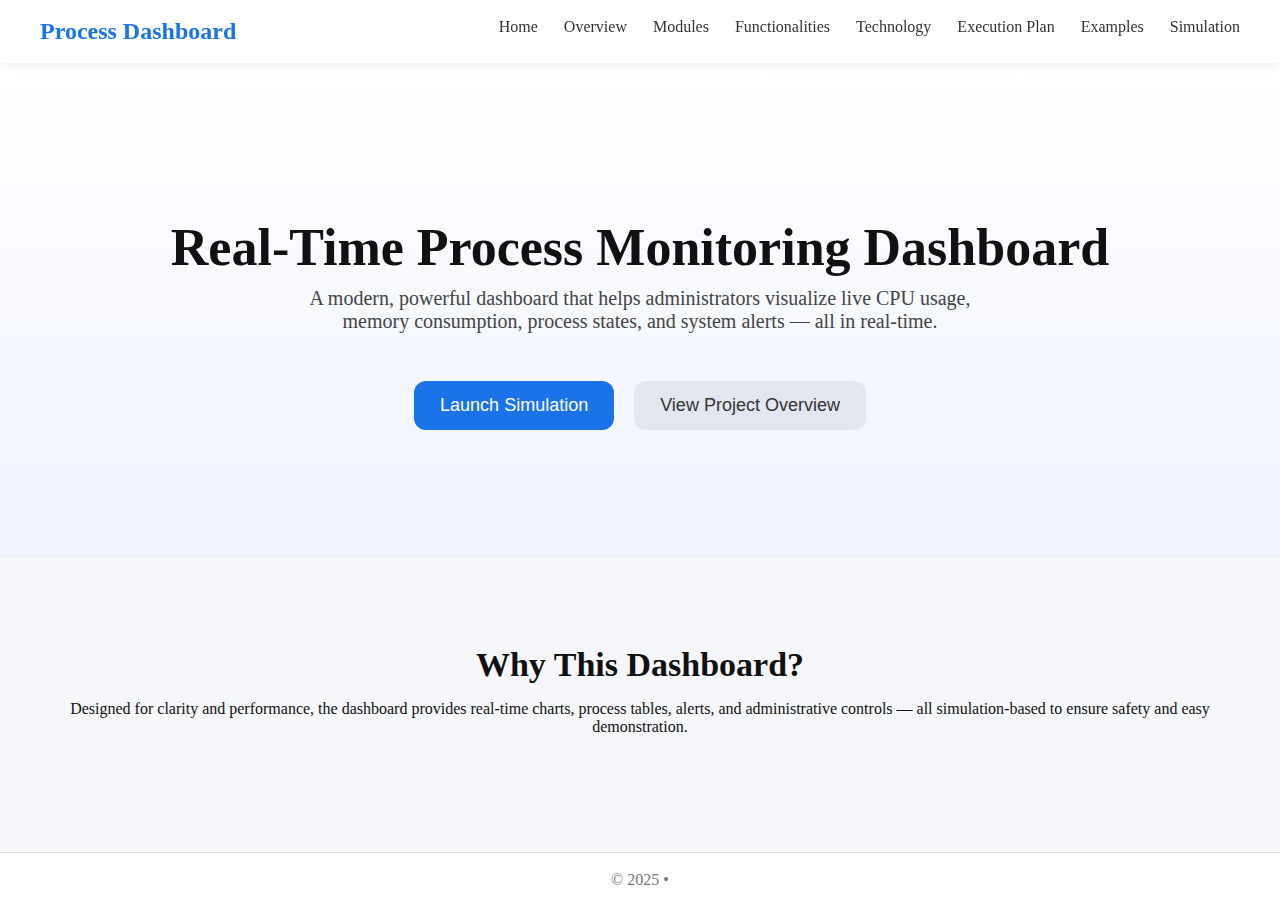
<file: index.html>
<!DOCTYPE html>
<html lang="en">
<head>
<meta charset="UTF-8">
<meta name="viewport" content="width=device-width, initial-scale=1.0">
<title>Real-Time Process Monitoring Dashboard</title>

<!-- Load CSS correctly -->
<link rel="stylesheet" href="css/styles.css">

<style>
/* --- Apple-style clean hero page --- */
body {
  margin: 0;
  font-family: -apple-system, BlinkMacSystemFont, "Segoe UI", Roboto;
  background: #f5f7fa;
  color: #111;
}

.navbar {
  display: flex;
  justify-content: space-between;
  padding: 18px 40px;
  background: white;
  box-shadow: 0 2px 10px rgba(0,0,0,0.08);
  position: sticky;
  top: 0;
  z-index: 10;
}

.nav-title {
  font-size: 24px;
  font-weight: 700;
  color: #1a73e8;
}

.nav-links a {
  margin-left: 22px;
  text-decoration: none;
  color: #333;
  font-weight: 500;
}

.nav-links a:hover {
  color: #1a73e8;
}

.hero {
  text-align: center;
  padding: 120px 40px;
  background: linear-gradient(to bottom,#ffffff,#eef3ff);
}

.hero h1 {
  font-size: 52px;
  font-weight: 800;
  margin-bottom: 10px;
}

.hero p {
  font-size: 20px;
  max-width: 700px;
  margin: 0 auto;
  color: #444;
}

.btns {
  margin-top: 40px;
}

.btn-primary, .btn-secondary {
  padding: 14px 26px;
  font-size: 18px;
  border-radius: 12px;
  border: none;
  cursor: pointer;
  margin: 8px;
  transition: 0.3s;
}

.btn-primary {
  background: #1a73e8;
  color: white;
}

.btn-primary:hover {
  background: #125ec6;
}

.btn-secondary {
  background: #e3e8f0;
  color: #333;
}

.btn-secondary:hover {
  background: #d3dae4;
}

.section {
  padding: 60px 40px;
  text-align: center;
}

.section h2 {
  font-size: 34px;
  margin-bottom: 16px;
}

.footer {
  background: white;
  padding: 18px;
  text-align: center;
  color: #777;
  margin-top: 40px;
  border-top: 1px solid #ddd;
}
</style>
</head>

<body>

<!-- NAVBAR -->
<nav class="navbar">
  <div class="nav-title">Process Dashboard</div>
  <div class="nav-links">
    <a href="index.html">Home</a>
    <a href="pages/overview.html">Overview</a>
    <a href="pages/modules.html">Modules</a>
    <a href="pages/functionalities.html">Functionalities</a>
    <a href="pages/technology.html">Technology</a>
    <a href="pages/execution.html">Execution Plan</a>
    <a href="pages/examples.html">Examples</a>
    <a href="pages/simulation.html">Simulation</a>
  </div>
</nav>

<!-- HERO SECTION -->
<section class="hero">
  <h1>Real-Time Process Monitoring Dashboard</h1>
  <p>
    A modern, powerful dashboard that helps administrators visualize live CPU usage, 
    memory consumption, process states, and system alerts — all in real-time.
  </p>
  <div class="btns">
    <a href="pages/simulation.html"><button class="btn-primary">Launch Simulation</button></a>
    <a href="pages/overview.html"><button class="btn-secondary">View Project Overview</button></a>
  </div>
</section>

<!-- SECTION FEATURES -->
<section class="section">
  <h2>Why This Dashboard?</h2>
  <p>
    Designed for clarity and performance, the dashboard provides real-time charts, process tables,
    alerts, and administrative controls — all simulation-based to ensure safety and easy demonstration.
  </p>
</section>

<!-- FOOTER -->
<div class="footer">
  © 2025 •
</div>

</body>
</html>
</file>
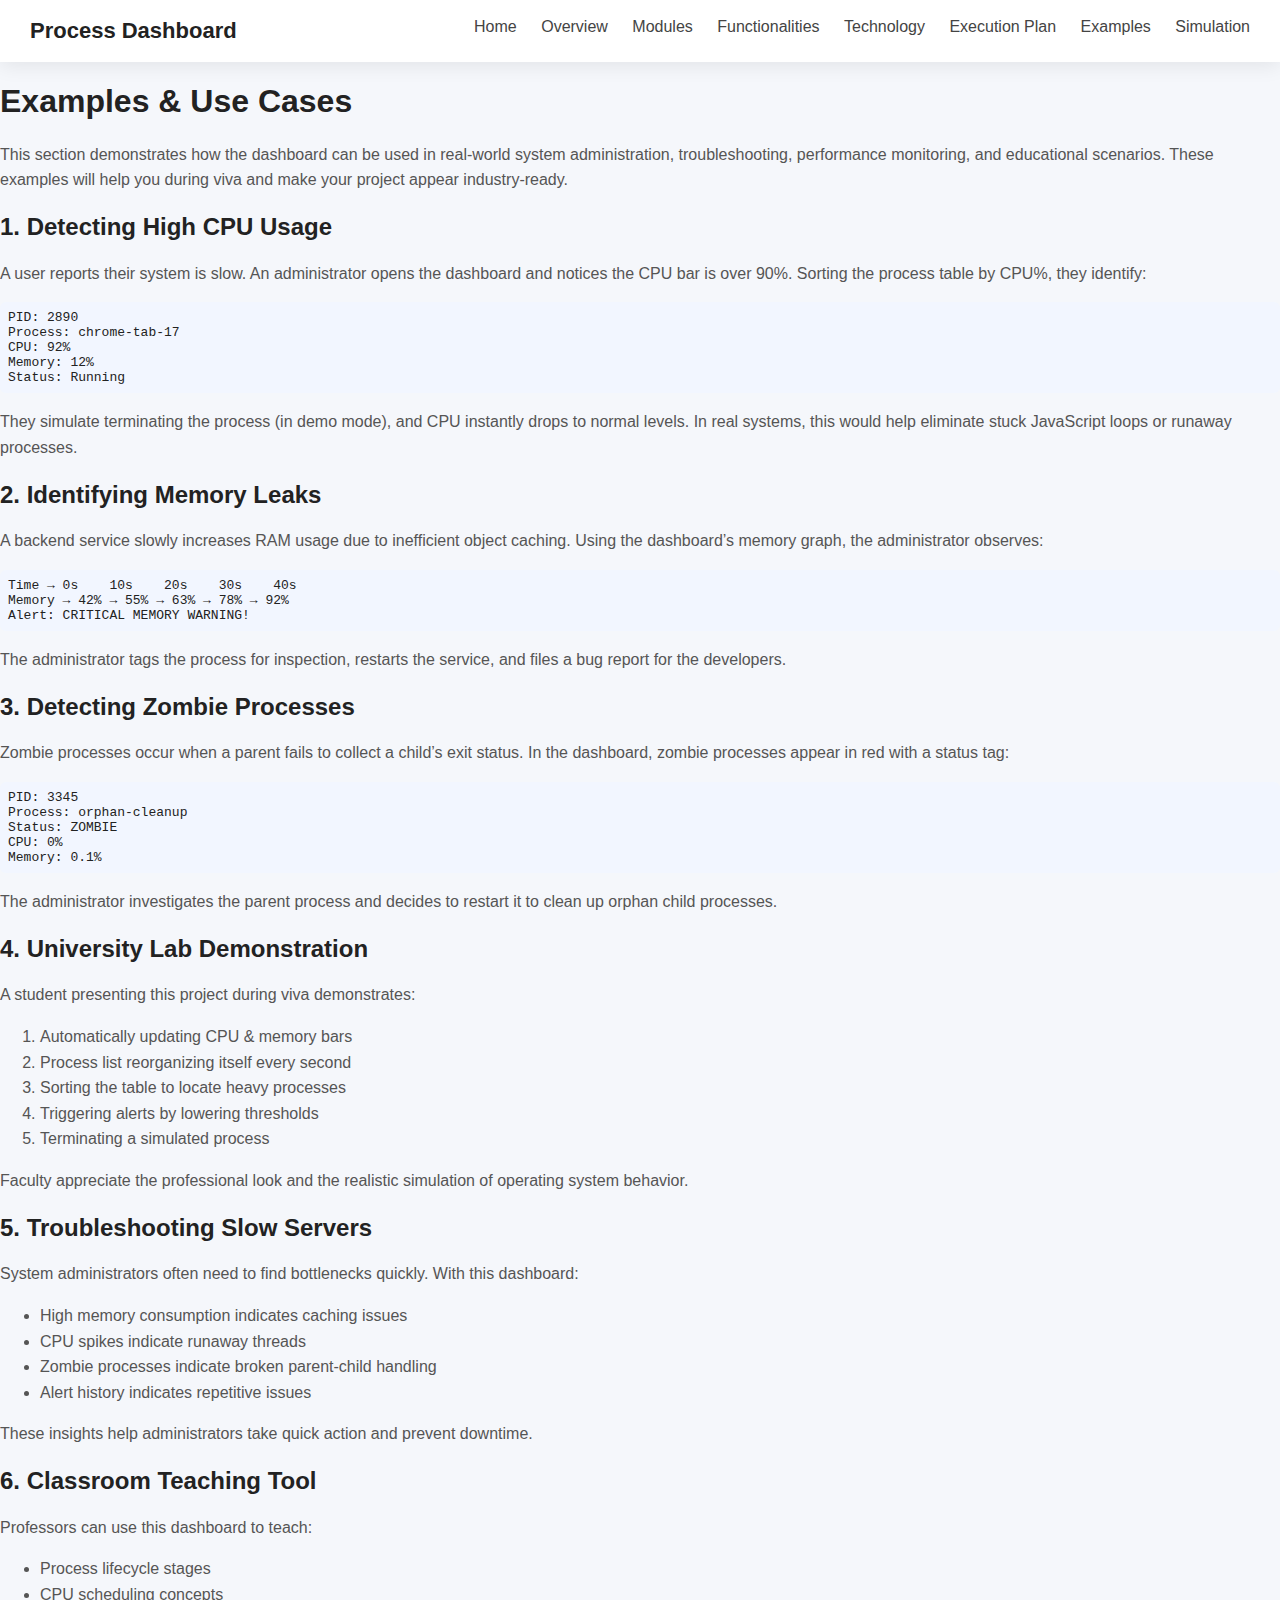
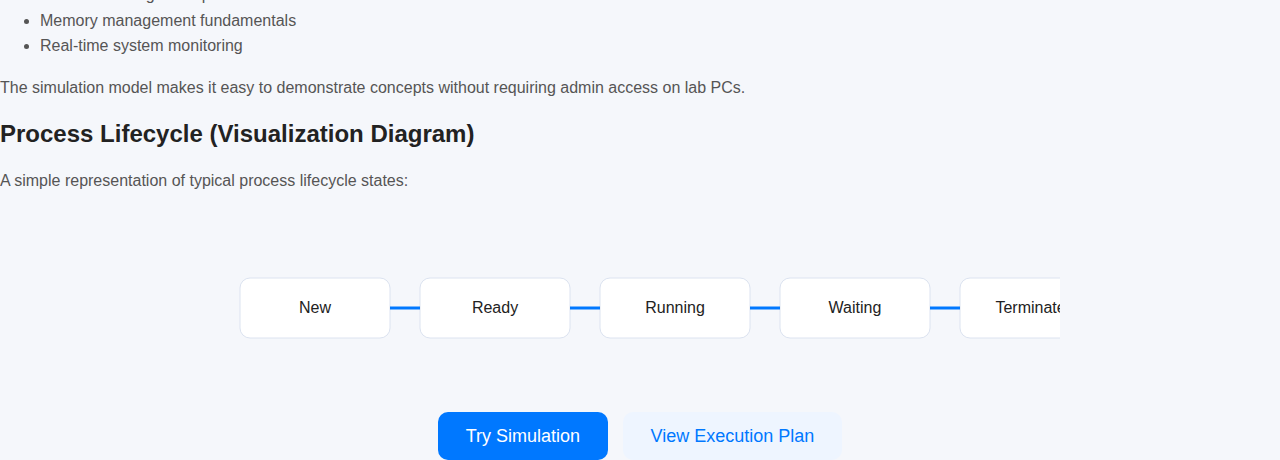
<file: pages/examples.html>
<!DOCTYPE html>
<html lang="en">
<head>
<meta charset="utf-8" />
<meta name="viewport" content="width=device-width,initial-scale=1" />
<title>Process Monitor — Examples & Use Cases</title>
<link rel="stylesheet" href="../css/styles.css">
<script defer src="../js/main.js"></script>
</head>

<body>

<!-- NAVBAR -->
<nav class="navbar">
  <div class="nav-title">Process Dashboard</div>
  <div class="nav-links">
    <a href="../index.html">Home</a>
    <a href="overview.html">Overview</a>
    <a href="modules.html">Modules</a>
    <a href="functionalities.html">Functionalities</a>
    <a href="technology.html">Technology</a>
    <a href="execution.html">Execution Plan</a>
    <a href="examples.html">Examples</a>
    <a href="simulation.html">Simulation</a>
  </div>
</nav>

<main class="dashboard">

<!-- HEADER -->
<section class="card" style="margin-top:20px">
  <h1>Examples & Use Cases</h1>
  <p style="color:#555;line-height:1.6;">
    This section demonstrates how the dashboard can be used in real-world system administration, troubleshooting,
    performance monitoring, and educational scenarios. These examples will help you during viva and make your project
    appear industry-ready.
  </p>
</section>

<!-- EXAMPLE 1 -->
<section class="card">
  <h2>1. Detecting High CPU Usage</h2>
  <p style="color:#555;line-height:1.6;">
    A user reports their system is slow. An administrator opens the dashboard and notices the CPU bar is over 90%.
    Sorting the process table by CPU%, they identify:
  </p>

  <pre style="background:#f2f6ff;padding:8px;border-radius:6px">PID: 2890
Process: chrome-tab-17
CPU: 92%
Memory: 12%
Status: Running</pre>

  <p style="color:#555;line-height:1.6;">
    They simulate terminating the process (in demo mode), and CPU instantly drops to normal levels.  
    In real systems, this would help eliminate stuck JavaScript loops or runaway processes.
  </p>
</section>

<!-- EXAMPLE 2 -->
<section class="card">
  <h2>2. Identifying Memory Leaks</h2>
  <p style="color:#555;line-height:1.6;">
    A backend service slowly increases RAM usage due to inefficient object caching. Using the dashboard’s memory graph,
    the administrator observes:
  </p>

  <pre style="background:#f2f6ff;padding:8px;border-radius:6px">
Time → 0s    10s    20s    30s    40s
Memory → 42% → 55% → 63% → 78% → 92%
Alert: CRITICAL MEMORY WARNING!
</pre>

  <p style="color:#555;line-height:1.6;">
    The administrator tags the process for inspection, restarts the service, and files a bug report for the developers.
  </p>
</section>

<!-- EXAMPLE 3 -->
<section class="card">
  <h2>3. Detecting Zombie Processes</h2>
  <p style="color:#555;line-height:1.6;">
    Zombie processes occur when a parent fails to collect a child’s exit status.  
    In the dashboard, zombie processes appear in red with a status tag:
  </p>

  <pre style="background:#f2f6ff;padding:8px;border-radius:6px">
PID: 3345
Process: orphan-cleanup
Status: ZOMBIE
CPU: 0%
Memory: 0.1%
</pre>

  <p style="color:#555;line-height:1.6;">
    The administrator investigates the parent process and decides to restart it to clean up orphan child processes.
  </p>
</section>

<!-- EXAMPLE 4 -->
<section class="card">
  <h2>4. University Lab Demonstration</h2>
  <p style="color:#555;line-height:1.6;">
    A student presenting this project during viva demonstrates:
  </p>

  <ol style="color:#555;line-height:1.6;">
    <li>Automatically updating CPU & memory bars</li>
    <li>Process list reorganizing itself every second</li>
    <li>Sorting the table to locate heavy processes</li>
    <li>Triggering alerts by lowering thresholds</li>
    <li>Terminating a simulated process</li>
  </ol>

  <p style="color:#555;line-height:1.6;">
    Faculty appreciate the professional look and the realistic simulation of operating system behavior.
  </p>
</section>

<!-- EXAMPLE 5 -->
<section class="card">
  <h2>5. Troubleshooting Slow Servers</h2>
  <p style="color:#555;line-height:1.6;">
    System administrators often need to find bottlenecks quickly.  
    With this dashboard:
  </p>

  <ul style="color:#555;line-height:1.6;">
    <li>High memory consumption indicates caching issues</li>
    <li>CPU spikes indicate runaway threads</li>
    <li>Zombie processes indicate broken parent-child handling</li>
    <li>Alert history indicates repetitive issues</li>
  </ul>

  <p style="color:#555;line-height:1.6;">
    These insights help administrators take quick action and prevent downtime.
  </p>
</section>

<!-- EXAMPLE 6 -->
<section class="card">
  <h2>6. Classroom Teaching Tool</h2>
  <p style="color:#555;line-height:1.6;">
    Professors can use this dashboard to teach:
  </p>

  <ul style="color:#555;line-height:1.6;">
    <li>Process lifecycle stages</li>
    <li>CPU scheduling concepts</li>
    <li>Memory management fundamentals</li>
    <li>Real-time system monitoring</li>
  </ul>

  <p style="color:#555;line-height:1.6;">The simulation model makes it easy to demonstrate concepts without requiring admin access on lab PCs.</p>
</section>

<!-- DIAGRAM -->
<section class="card">
  <h2>Process Lifecycle (Visualization Diagram)</h2>
  <p style="color:#555;line-height:1.6;">A simple representation of typical process lifecycle states:</p>

  <div style="display:flex;justify-content:center;padding:8px;">
    <svg width="840" height="200" viewBox="0 0 840 200" xmlns="http://www.w3.org/2000/svg">
      <rect x="20" y="60" width="150" height="60" rx="10" fill="#fff" stroke="#dce3f0"/>
      <text x="95" y="95" text-anchor="middle" fill="#222">New</text>

      <rect x="200" y="60" width="150" height="60" rx="10" fill="#fff" stroke="#dce3f0"/>
      <text x="275" y="95" text-anchor="middle" fill="#222">Ready</text>

      <rect x="380" y="60" width="150" height="60" rx="10" fill="#fff" stroke="#dce3f0"/>
      <text x="455" y="95" text-anchor="middle" fill="#222">Running</text>

      <rect x="560" y="60" width="150" height="60" rx="10" fill="#fff" stroke="#dce3f0"/>
      <text x="635" y="95" text-anchor="middle" fill="#222">Waiting</text>

      <rect x="740" y="60" width="150" height="60" rx="10" fill="#fff" stroke="#dce3f0"/>
      <text x="815" y="95" text-anchor="middle" fill="#222">Terminated</text>

      <line x1="170" y1="90" x2="200" y2="90" stroke="#0078ff" stroke-width="3"/>
      <line x1="350" y1="90" x2="380" y2="90" stroke="#0078ff" stroke-width="3"/>
      <line x1="530" y1="90" x2="560" y2="90" stroke="#0078ff" stroke-width="3"/>
      <line x1="710" y1="90" x2="740" y2="90" stroke="#0078ff" stroke-width="3"/>
    </svg>
  </div>
</section>

<section class="card" style="text-align:center">
  <a class="btn-primary" href="simulation.html">Try Simulation</a>
  <a class="btn-secondary" href="execution.html" style="margin-left:10px">View Execution Plan</a>
</section>

</main>

</body>
</html>
</file>
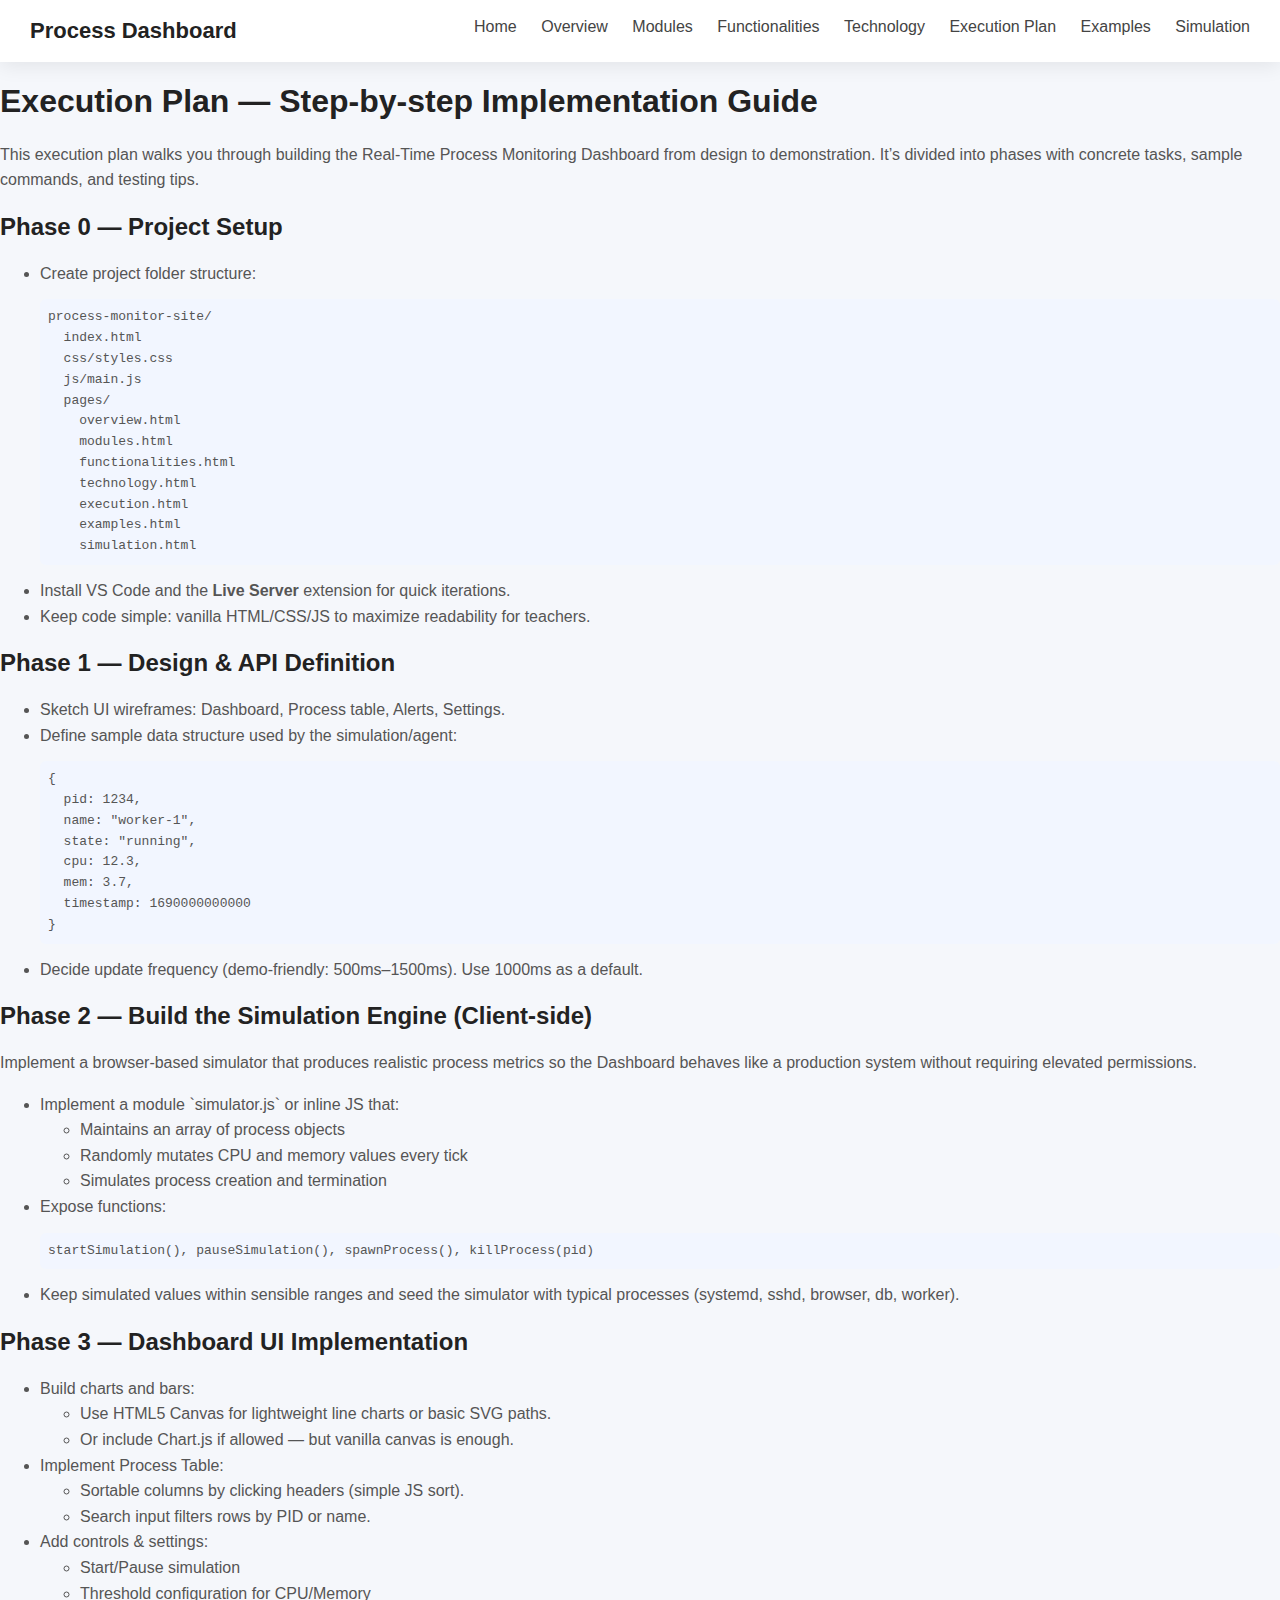
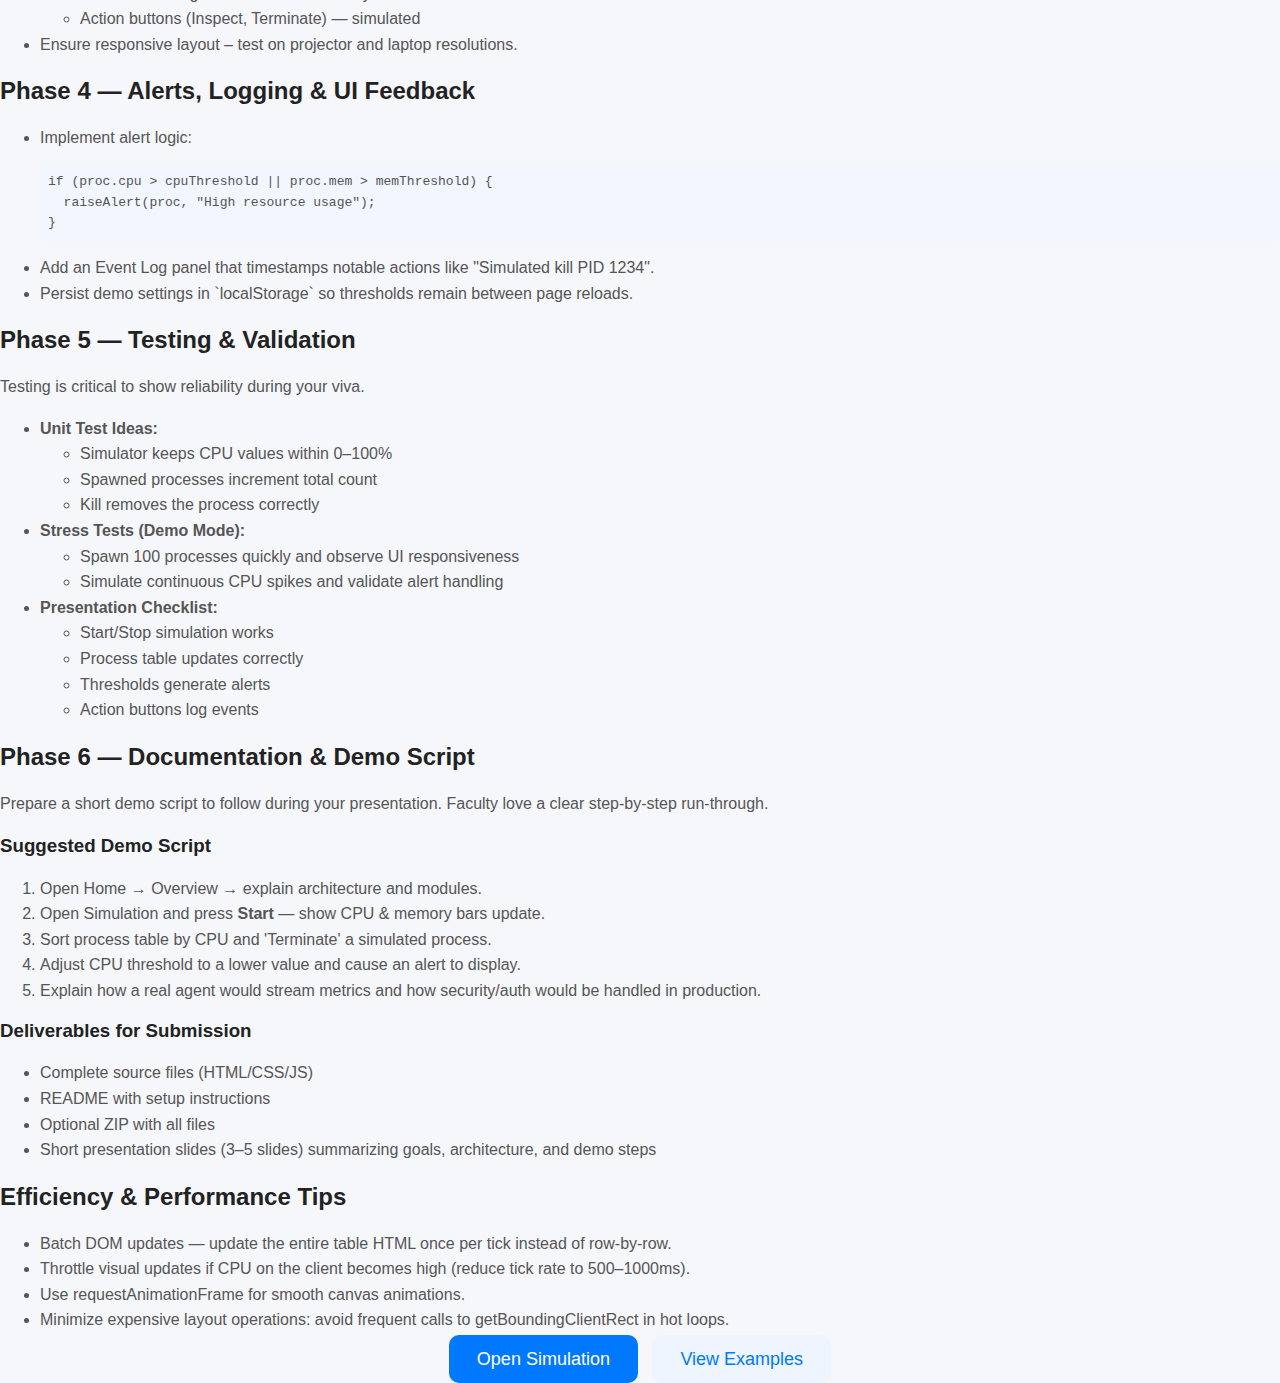
<file: pages/execution.html>
<!DOCTYPE html>
<html lang="en">
<head>
<meta charset="utf-8" />
<meta name="viewport" content="width=device-width,initial-scale=1" />
<title>Process Monitor — Execution Plan</title>
<link rel="stylesheet" href="../css/styles.css">
<script defer src="../js/main.js"></script>
</head>
<body>

<nav class="navbar">
  <div class="nav-title">Process Dashboard</div>
  <div class="nav-links">
    <a href="../index.html">Home</a>
    <a href="overview.html">Overview</a>
    <a href="modules.html">Modules</a>
    <a href="functionalities.html">Functionalities</a>
    <a href="technology.html">Technology</a>
    <a href="execution.html">Execution Plan</a>
    <a href="examples.html">Examples</a>
    <a href="simulation.html">Simulation</a>
  </div>
</nav>

<main class="dashboard">

  <section class="card" style="margin-top:20px">
    <h1>Execution Plan — Step-by-step Implementation Guide</h1>
    <p style="color:#555;line-height:1.6">
      This execution plan walks you through building the Real-Time Process Monitoring Dashboard from design to demonstration.
      It’s divided into phases with concrete tasks, sample commands, and testing tips.
    </p>
  </section>

  <!-- Phase 0 -->
  <section class="card">
    <h2>Phase 0 — Project Setup</h2>
    <ul style="color:#555;line-height:1.6">
      <li>Create project folder structure:
        <pre style="background:#f2f6ff;padding:8px;border-radius:6px">process-monitor-site/
  index.html
  css/styles.css
  js/main.js
  pages/
    overview.html
    modules.html
    functionalities.html
    technology.html
    execution.html
    examples.html
    simulation.html
</pre>
      </li>
      <li>Install VS Code and the <strong>Live Server</strong> extension for quick iterations.</li>
      <li>Keep code simple: vanilla HTML/CSS/JS to maximize readability for teachers.</li>
    </ul>
  </section>

  <!-- Phase 1 -->
  <section class="card">
    <h2>Phase 1 — Design & API Definition</h2>
    <ul style="color:#555;line-height:1.6">
      <li>Sketch UI wireframes: Dashboard, Process table, Alerts, Settings.</li>
      <li>Define sample data structure used by the simulation/agent:
        <pre style="background:#f2f6ff;padding:8px;border-radius:6px">{
  pid: 1234,
  name: "worker-1",
  state: "running",
  cpu: 12.3,
  mem: 3.7,
  timestamp: 1690000000000
}</pre>
      </li>
      <li>Decide update frequency (demo-friendly: 500ms–1500ms). Use 1000ms as a default.</li>
    </ul>
  </section>

  <!-- Phase 2 -->
  <section class="card">
    <h2>Phase 2 — Build the Simulation Engine (Client-side)</h2>
    <p style="color:#555;line-height:1.6">Implement a browser-based simulator that produces realistic process metrics so the Dashboard behaves like a production system without requiring elevated permissions.</p>
    <ul style="color:#555;line-height:1.6">
      <li>Implement a module `simulator.js` or inline JS that:
        <ul>
          <li>Maintains an array of process objects</li>
          <li>Randomly mutates CPU and memory values every tick</li>
          <li>Simulates process creation and termination</li>
        </ul>
      </li>
      <li>Expose functions:
        <pre style="background:#f2f6ff;padding:8px;border-radius:6px">startSimulation(), pauseSimulation(), spawnProcess(), killProcess(pid)</pre>
      </li>
      <li>Keep simulated values within sensible ranges and seed the simulator with typical processes (systemd, sshd, browser, db, worker).</li>
    </ul>
  </section>

  <!-- Phase 3 -->
  <section class="card">
    <h2>Phase 3 — Dashboard UI Implementation</h2>
    <ul style="color:#555;line-height:1.6">
      <li>Build charts and bars:
        <ul><li>Use HTML5 Canvas for lightweight line charts or basic SVG paths.</li><li>Or include Chart.js if allowed — but vanilla canvas is enough.</li></ul>
      </li>
      <li>Implement Process Table:
        <ul><li>Sortable columns by clicking headers (simple JS sort).</li><li>Search input filters rows by PID or name.</li></ul>
      </li>
      <li>Add controls & settings:
        <ul><li>Start/Pause simulation</li><li>Threshold configuration for CPU/Memory</li><li>Action buttons (Inspect, Terminate) — simulated</li></ul>
      </li>
      <li>Ensure responsive layout – test on projector and laptop resolutions.</li>
    </ul>
  </section>

  <!-- Phase 4 -->
  <section class="card">
    <h2>Phase 4 — Alerts, Logging & UI Feedback</h2>
    <ul style="color:#555;line-height:1.6">
      <li>Implement alert logic:
        <pre style="background:#f2f6ff;padding:8px;border-radius:6px">if (proc.cpu > cpuThreshold || proc.mem > memThreshold) {
  raiseAlert(proc, "High resource usage");
}</pre>
      </li>
      <li>Add an Event Log panel that timestamps notable actions like "Simulated kill PID 1234".</li>
      <li>Persist demo settings in `localStorage` so thresholds remain between page reloads.</li>
    </ul>
  </section>

  <!-- Phase 5 -->
  <section class="card">
    <h2>Phase 5 — Testing & Validation</h2>
    <p style="color:#555;line-height:1.6">Testing is critical to show reliability during your viva.</p>
    <ul style="color:#555;line-height:1.6">
      <li><b>Unit Test Ideas:</b>
        <ul>
          <li>Simulator keeps CPU values within 0–100%</li>
          <li>Spawned processes increment total count</li>
          <li>Kill removes the process correctly</li>
        </ul>
      </li>
      <li><b>Stress Tests (Demo Mode):</b>
        <ul>
          <li>Spawn 100 processes quickly and observe UI responsiveness</li>
          <li>Simulate continuous CPU spikes and validate alert handling</li>
        </ul>
      </li>
      <li><b>Presentation Checklist:</b>
        <ul>
          <li>Start/Stop simulation works</li>
          <li>Process table updates correctly</li>
          <li>Thresholds generate alerts</li>
          <li>Action buttons log events</li>
        </ul>
      </li>
    </ul>
  </section>

  <!-- Phase 6 -->
  <section class="card">
    <h2>Phase 6 — Documentation & Demo Script</h2>
    <p style="color:#555;line-height:1.6">
      Prepare a short demo script to follow during your presentation. Faculty love a clear step-by-step run-through.
    </p>
    <h3>Suggested Demo Script</h3>
    <ol style="color:#555;line-height:1.6">
      <li>Open Home → Overview → explain architecture and modules.</li>
      <li>Open Simulation and press <b>Start</b> — show CPU & memory bars update.</li>
      <li>Sort process table by CPU and 'Terminate' a simulated process.</li>
      <li>Adjust CPU threshold to a lower value and cause an alert to display.</li>
      <li>Explain how a real agent would stream metrics and how security/auth would be handled in production.</li>
    </ol>

    <h3 style="margin-top:12px">Deliverables for Submission</h3>
    <ul style="color:#555;line-height:1.6">
      <li>Complete source files (HTML/CSS/JS)</li>
      <li>README with setup instructions</li>
      <li>Optional ZIP with all files</li>
      <li>Short presentation slides (3–5 slides) summarizing goals, architecture, and demo steps</li>
    </ul>
  </section>

  <!-- Efficiency Tips -->
  <section class="card">
    <h2>Efficiency & Performance Tips</h2>
    <ul style="color:#555;line-height:1.6">
      <li>Batch DOM updates — update the entire table HTML once per tick instead of row-by-row.</li>
      <li>Throttle visual updates if CPU on the client becomes high (reduce tick rate to 500–1000ms).</li>
      <li>Use requestAnimationFrame for smooth canvas animations.</li>
      <li>Minimize expensive layout operations: avoid frequent calls to getBoundingClientRect in hot loops.</li>
    </ul>
  </section>

  <section class="card" style="text-align:center">
    <a class="btn-primary" href="simulation.html">Open Simulation</a>
    <a class="btn-secondary" href="examples.html" style="margin-left:10px">View Examples</a>
  </section>

</main>

</body>
</html>
</file>
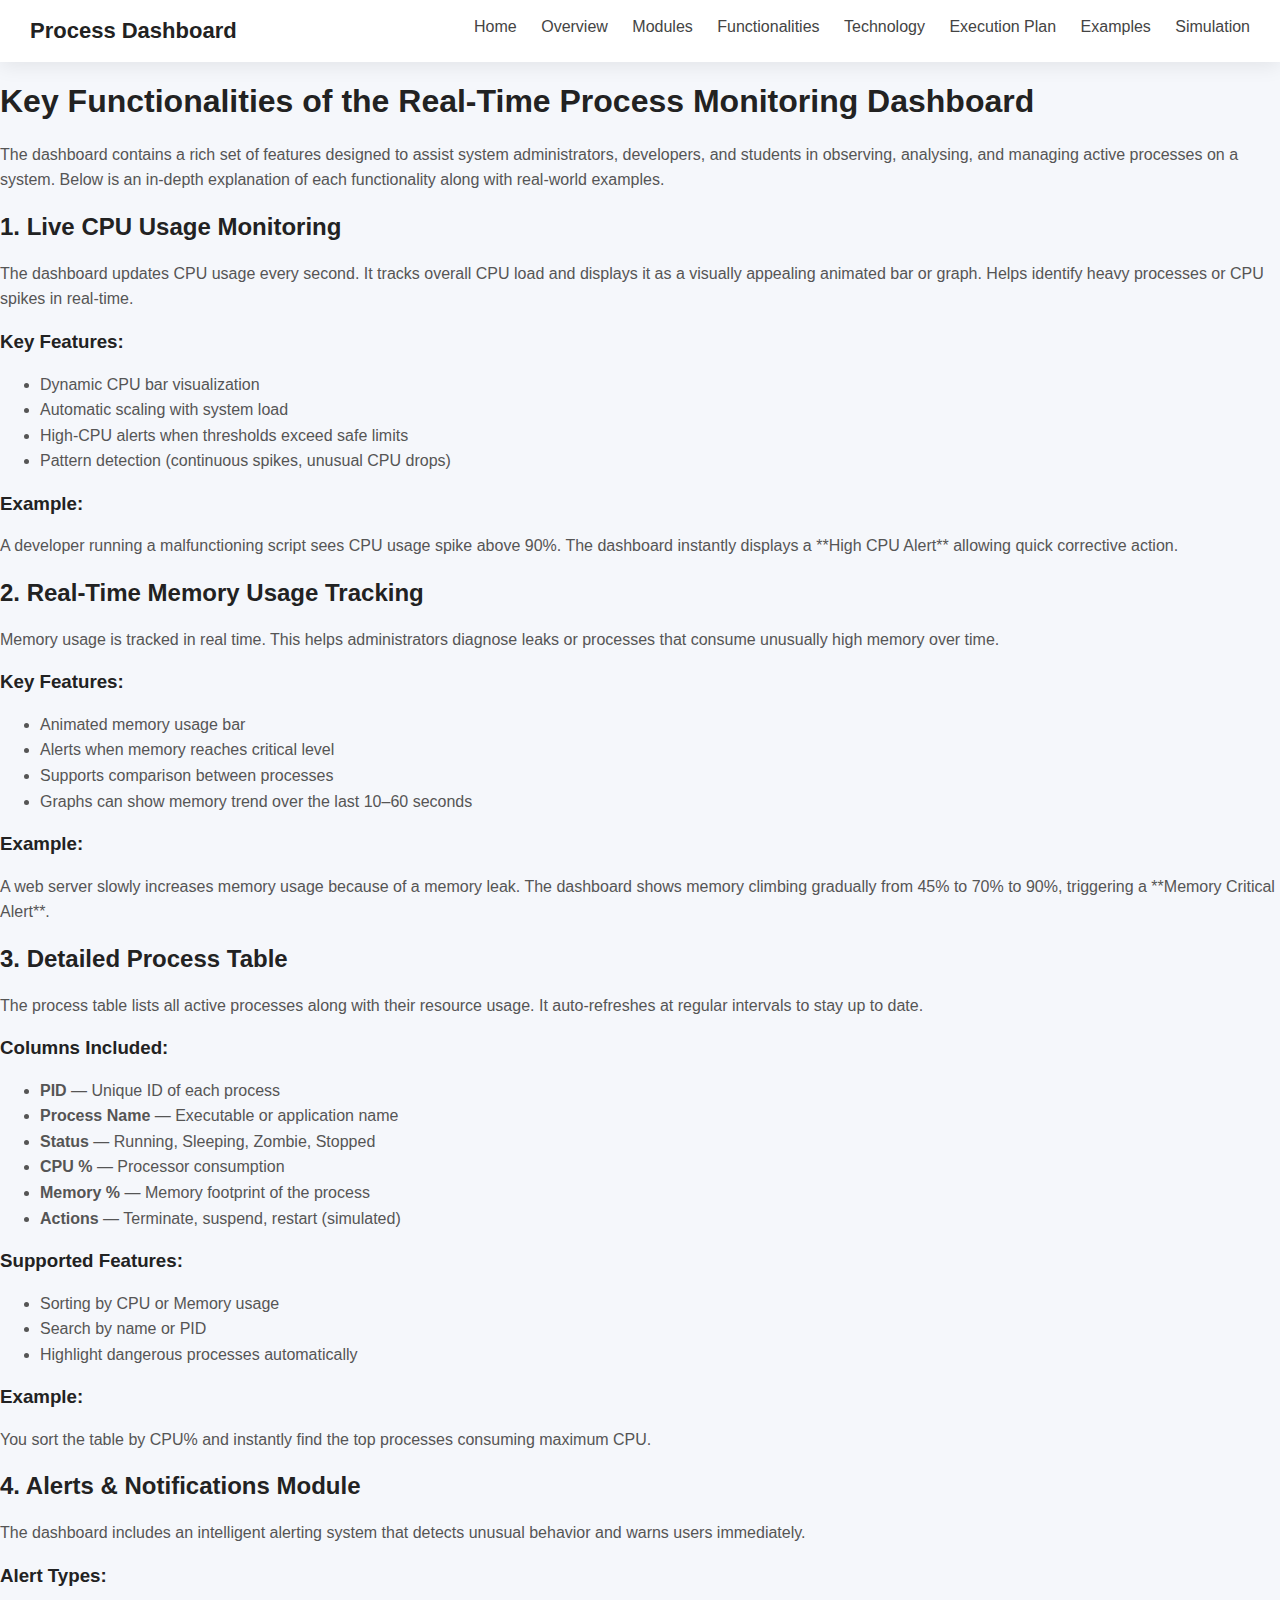
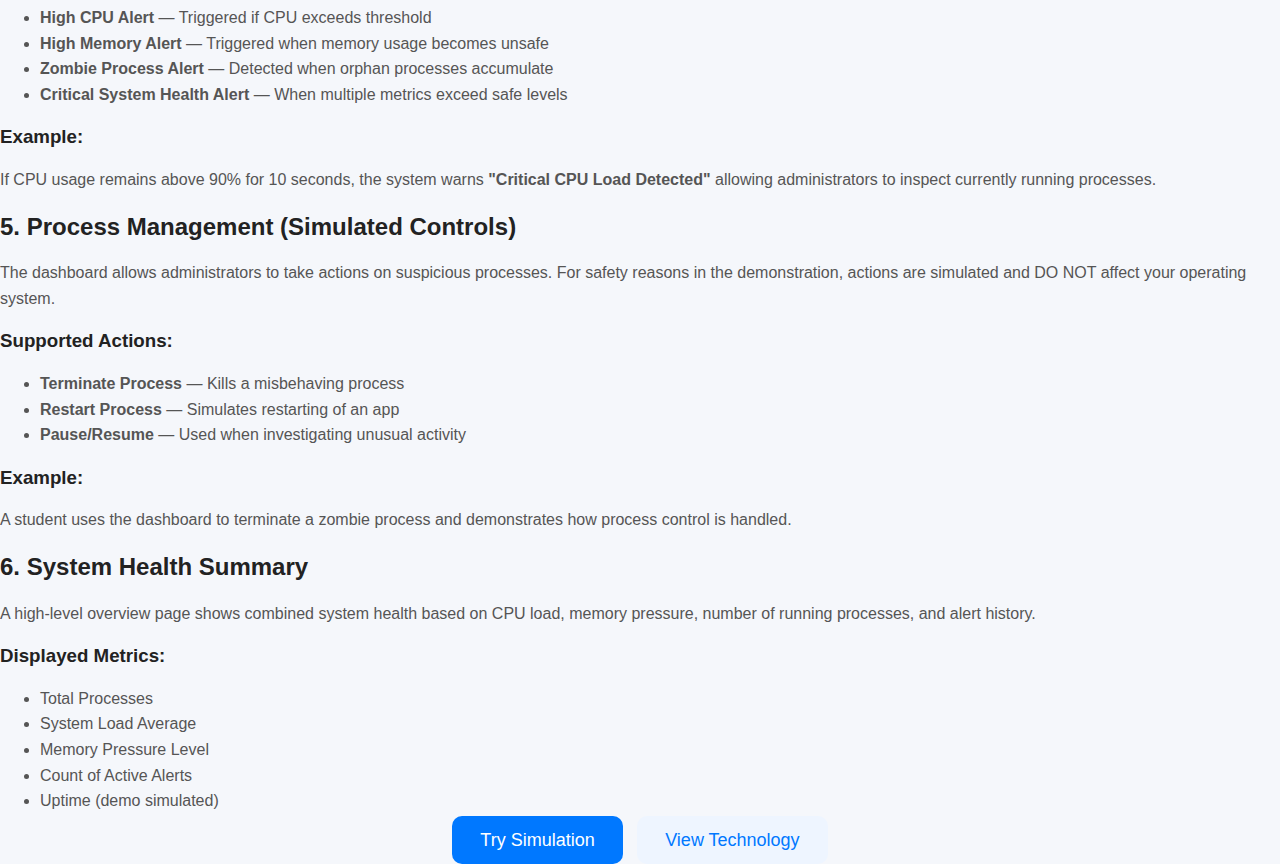
<file: pages/functionalities.html>
<!DOCTYPE html>
<html lang="en">
<head>
<meta charset="utf-8" />
<meta name="viewport" content="width=device-width,initial-scale=1" />
<title>Process Monitor – Functionalities</title>
<link rel="stylesheet" href="../css/styles.css">
<script defer src="../js/main.js"></script>
</head>

<body>

<!-- NAVBAR -->
<nav class="navbar">
  <div class="nav-title">Process Dashboard</div>
  <div class="nav-links">
    <a href="../index.html">Home</a>
    <a href="overview.html">Overview</a>
    <a href="modules.html">Modules</a>
    <a href="functionalities.html">Functionalities</a>
    <a href="technology.html">Technology</a>
    <a href="execution.html">Execution Plan</a>
    <a href="examples.html">Examples</a>
    <a href="simulation.html">Simulation</a>
  </div>
</nav>

<main class="dashboard">

<!-- HEADER -->
<section class="card" style="margin-top:20px">
  <h1>Key Functionalities of the Real-Time Process Monitoring Dashboard</h1>
  <p style="color:#555; line-height:1.6;">
    The dashboard contains a rich set of features designed to assist system administrators, developers,
    and students in observing, analysing, and managing active processes on a system.  
    Below is an in-depth explanation of each functionality along with real-world examples.
  </p>
</section>

<!-- FUNCTIONALITY 1 -->
<section class="card">
  <h2>1. Live CPU Usage Monitoring</h2>
  <p style="color:#555; line-height:1.6;">
    The dashboard updates CPU usage every second. It tracks overall CPU load and displays it as a 
    visually appealing animated bar or graph.  
    Helps identify heavy processes or CPU spikes in real-time.
  </p>

  <h3>Key Features:</h3>
  <ul style="color:#555; line-height:1.6;">
    <li>Dynamic CPU bar visualization</li>
    <li>Automatic scaling with system load</li>
    <li>High-CPU alerts when thresholds exceed safe limits</li>
    <li>Pattern detection (continuous spikes, unusual CPU drops)</li>
  </ul>

  <h3>Example:</h3>
  <p style="color:#555; line-height:1.6;">
    A developer running a malfunctioning script sees CPU usage spike above 90%.  
    The dashboard instantly displays a **High CPU Alert** allowing quick corrective action.
  </p>
</section>

<!-- FUNCTIONALITY 2 -->
<section class="card">
  <h2>2. Real-Time Memory Usage Tracking</h2>
  <p style="color:#555; line-height:1.6;">
    Memory usage is tracked in real time. This helps administrators diagnose leaks or processes that 
    consume unusually high memory over time.
  </p>

  <h3>Key Features:</h3>
  <ul style="color:#555; line-height:1.6;">
    <li>Animated memory usage bar</li>
    <li>Alerts when memory reaches critical level</li>
    <li>Supports comparison between processes</li>
    <li>Graphs can show memory trend over the last 10–60 seconds</li>
  </ul>

  <h3>Example:</h3>
  <p style="color:#555; line-height:1.6;">
    A web server slowly increases memory usage because of a memory leak.  
    The dashboard shows memory climbing gradually from 45% to 70% to 90%, triggering a **Memory Critical Alert**.
  </p>
</section>

<!-- FUNCTIONALITY 3 -->
<section class="card">
  <h2>3. Detailed Process Table</h2>
  <p style="color:#555; line-height:1.6;">
    The process table lists all active processes along with their resource usage.  
    It auto-refreshes at regular intervals to stay up to date.
  </p>

  <h3>Columns Included:</h3>
  <ul style="color:#555; line-height:1.6;">
    <li><b>PID</b> — Unique ID of each process</li>
    <li><b>Process Name</b> — Executable or application name</li>
    <li><b>Status</b> — Running, Sleeping, Zombie, Stopped</li>
    <li><b>CPU %</b> — Processor consumption</li>
    <li><b>Memory %</b> — Memory footprint of the process</li>
    <li><b>Actions</b> — Terminate, suspend, restart (simulated)</li>
  </ul>

  <h3>Supported Features:</h3>
  <ul style="color:#555; line-height:1.6;">
    <li>Sorting by CPU or Memory usage</li>
    <li>Search by name or PID</li>
    <li>Highlight dangerous processes automatically</li>
  </ul>

  <h3>Example:</h3>
  <p style="color:#555; line-height:1.6;">
    You sort the table by CPU% and instantly find the top processes consuming maximum CPU.
  </p>
</section>

<!-- FUNCTIONALITY 4 -->
<section class="card">
  <h2>4. Alerts & Notifications Module</h2>
  <p style="color:#555; line-height:1.6;">
    The dashboard includes an intelligent alerting system that detects unusual behavior and warns users immediately.
  </p>

  <h3>Alert Types:</h3>
  <ul style="color:#555; line-height:1.6;">
    <li><b>High CPU Alert</b> — Triggered if CPU exceeds threshold</li>
    <li><b>High Memory Alert</b> — Triggered when memory usage becomes unsafe</li>
    <li><b>Zombie Process Alert</b> — Detected when orphan processes accumulate</li>
    <li><b>Critical System Health Alert</b> — When multiple metrics exceed safe levels</li>
  </ul>

  <h3>Example:</h3>
  <p style="color:#555; line-height:1.6;">
    If CPU usage remains above 90% for 10 seconds, the system warns <b>"Critical CPU Load Detected"</b>  
    allowing administrators to inspect currently running processes.
  </p>
</section>

<!-- FUNCTIONALITY 5 -->
<section class="card">
  <h2>5. Process Management (Simulated Controls)</h2>
  <p style="color:#555; line-height:1.6;">
    The dashboard allows administrators to take actions on suspicious processes.  
    For safety reasons in the demonstration, actions are simulated and DO NOT affect your operating system.
  </p>

  <h3>Supported Actions:</h3>
  <ul style="color:#555; line-height:1.6;">
    <li><b>Terminate Process</b> — Kills a misbehaving process</li>
    <li><b>Restart Process</b> — Simulates restarting of an app</li>
    <li><b>Pause/Resume</b> — Used when investigating unusual activity</li>
  </ul>

  <h3>Example:</h3>
  <p style="color:#555; line-height:1.6;">
    A student uses the dashboard to terminate a zombie process and demonstrates how process control is handled.
  </p>
</section>

<!-- FUNCTIONALITY 6 -->
<section class="card">
  <h2>6. System Health Summary</h2>
  <p style="color:#555; line-height:1.6;">
    A high-level overview page shows combined system health based on CPU load, memory pressure,  
    number of running processes, and alert history.
  </p>

  <h3>Displayed Metrics:</h3>
  <ul style="color:#555; line-height:1.6;">
    <li>Total Processes</li>
    <li>System Load Average</li>
    <li>Memory Pressure Level</li>
    <li>Count of Active Alerts</li>
    <li>Uptime (demo simulated)</li>
  </ul>
</section>

<!-- BOTTOM BUTTON -->
<section class="card" style="text-align:center;">
  <a class="btn-primary" href="simulation.html">Try Simulation</a>
  <a class="btn-secondary" href="technology.html">View Technology</a>
</section>

</main>

</body>
</html>
</file>
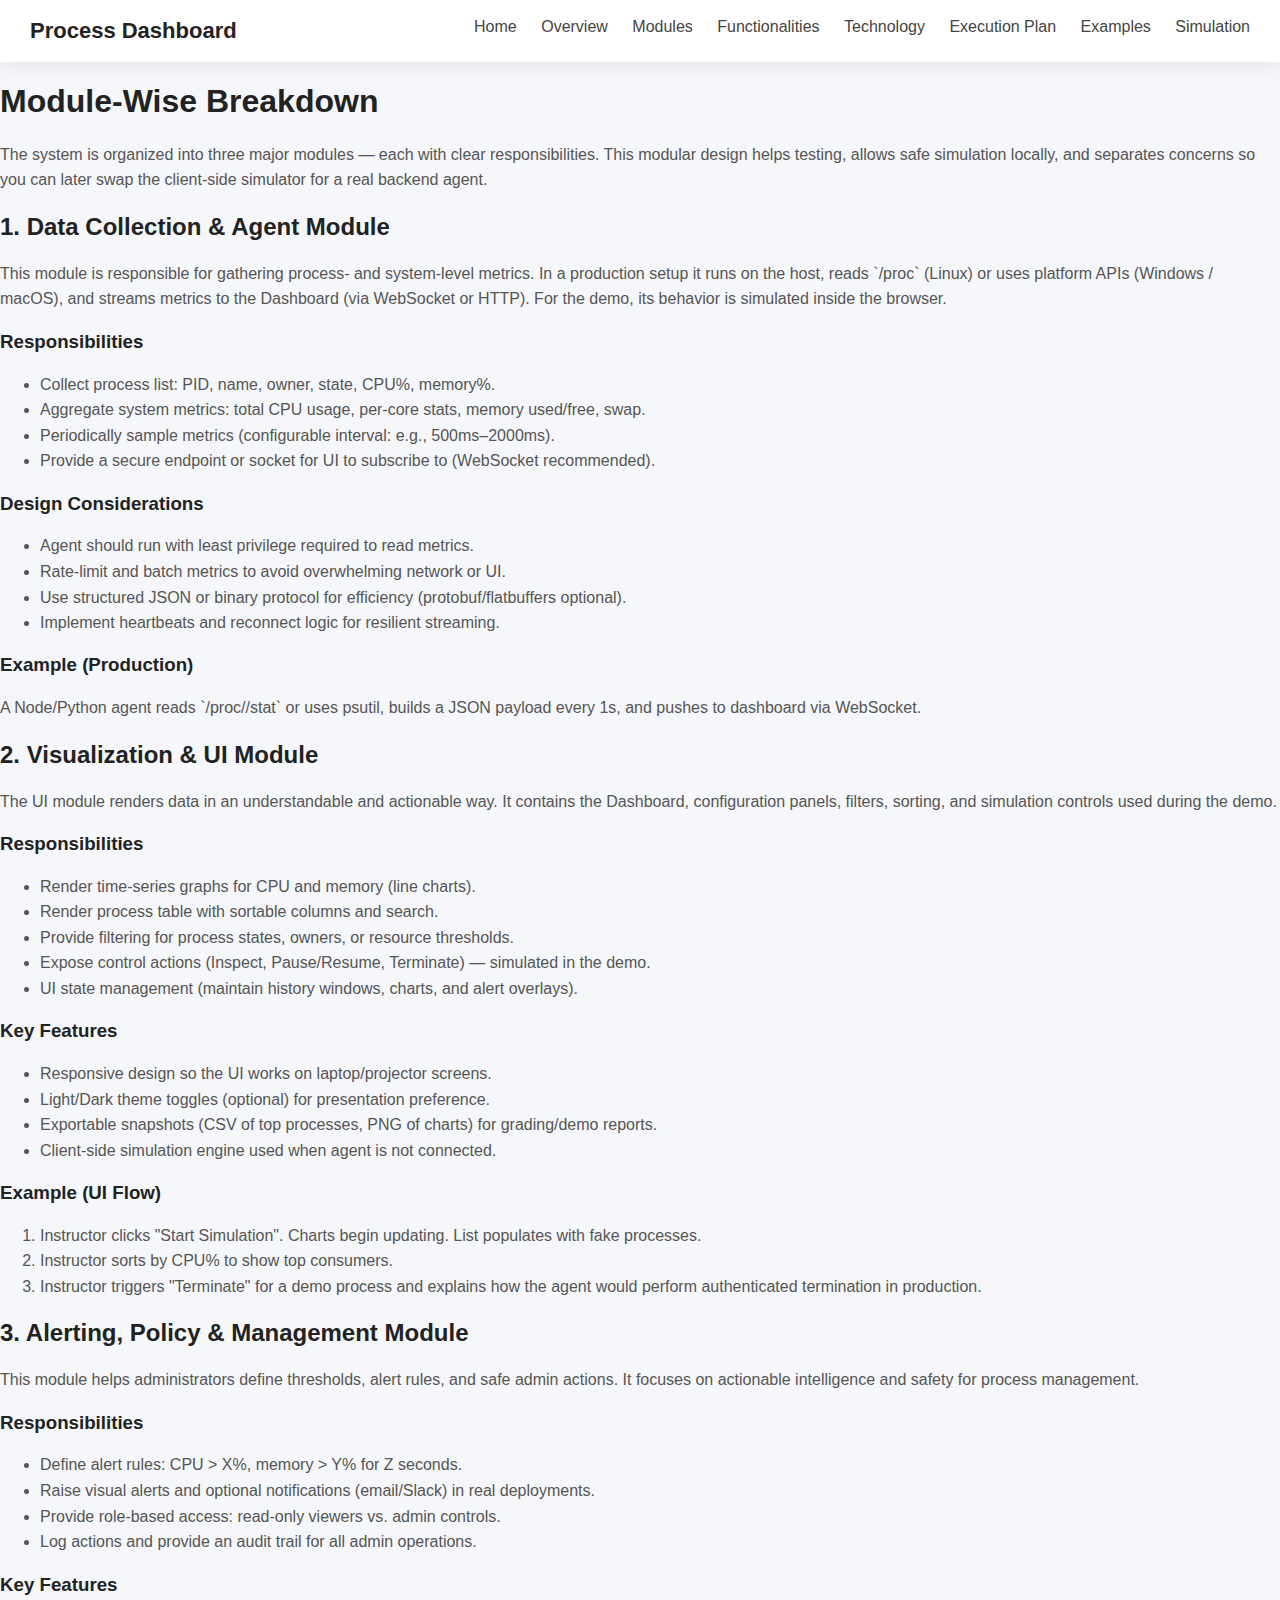
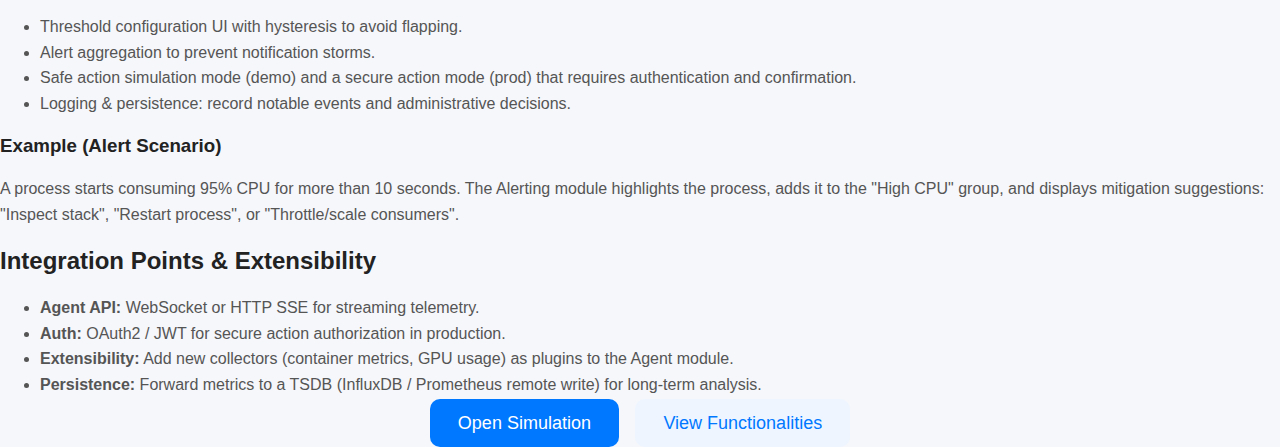
<file: pages/modules.html>
<!DOCTYPE html>
<html lang="en">
<head>
<meta charset="utf-8" />
<meta name="viewport" content="width=device-width,initial-scale=1" />
<title>Process Monitor — Modules</title>
<link rel="stylesheet" href="../css/styles.css">
<script defer src="../js/main.js"></script>
</head>
<body>

<nav class="navbar">
  <div class="nav-title">Process Dashboard</div>
  <div class="nav-links">
    <a href="../index.html">Home</a>
    <a href="overview.html">Overview</a>
    <a href="modules.html">Modules</a>
    <a href="functionalities.html">Functionalities</a>
    <a href="technology.html">Technology</a>
    <a href="execution.html">Execution Plan</a>
    <a href="examples.html">Examples</a>
    <a href="simulation.html">Simulation</a>
  </div>
</nav>

<main class="dashboard">

  <section class="card" style="margin-top:20px">
    <h1>Module-Wise Breakdown</h1>
    <p style="color:#555;line-height:1.6">
      The system is organized into three major modules — each with clear responsibilities. This modular design helps testing, allows safe simulation locally, and separates concerns so you can later swap the client-side simulator for a real backend agent.
    </p>
  </section>

  <!-- MODULE 1 -->
  <section class="card">
    <h2>1. Data Collection & Agent Module</h2>
    <p style="color:#555;line-height:1.6">
      This module is responsible for gathering process- and system-level metrics. In a production setup it runs on the host, reads `/proc` (Linux) or uses platform APIs (Windows / macOS), and streams metrics to the Dashboard (via WebSocket or HTTP). For the demo, its behavior is simulated inside the browser.
    </p>

    <h3>Responsibilities</h3>
    <ul style="color:#555;line-height:1.6">
      <li>Collect process list: PID, name, owner, state, CPU%, memory%.</li>
      <li>Aggregate system metrics: total CPU usage, per-core stats, memory used/free, swap.</li>
      <li>Periodically sample metrics (configurable interval: e.g., 500ms–2000ms).</li>
      <li>Provide a secure endpoint or socket for UI to subscribe to (WebSocket recommended).</li>
    </ul>

    <h3>Design Considerations</h3>
    <ul style="color:#555;line-height:1.6">
      <li>Agent should run with least privilege required to read metrics.</li>
      <li>Rate-limit and batch metrics to avoid overwhelming network or UI.</li>
      <li>Use structured JSON or binary protocol for efficiency (protobuf/flatbuffers optional).</li>
      <li>Implement heartbeats and reconnect logic for resilient streaming.</li>
    </ul>

    <h3>Example (Production)</h3>
    <p style="color:#555;line-height:1.6">A Node/Python agent reads `/proc/<pid>/stat` or uses psutil, builds a JSON payload every 1s, and pushes to dashboard via WebSocket.</p>
  </section>

  <!-- MODULE 2 -->
  <section class="card">
    <h2>2. Visualization & UI Module</h2>
    <p style="color:#555;line-height:1.6">
      The UI module renders data in an understandable and actionable way. It contains the Dashboard, configuration panels, filters, sorting, and simulation controls used during the demo.
    </p>

    <h3>Responsibilities</h3>
    <ul style="color:#555;line-height:1.6">
      <li>Render time-series graphs for CPU and memory (line charts).</li>
      <li>Render process table with sortable columns and search.</li>
      <li>Provide filtering for process states, owners, or resource thresholds.</li>
      <li>Expose control actions (Inspect, Pause/Resume, Terminate) — simulated in the demo.</li>
      <li>UI state management (maintain history windows, charts, and alert overlays).</li>
    </ul>

    <h3>Key Features</h3>
    <ul style="color:#555;line-height:1.6">
      <li>Responsive design so the UI works on laptop/projector screens.</li>
      <li>Light/Dark theme toggles (optional) for presentation preference.</li>
      <li>Exportable snapshots (CSV of top processes, PNG of charts) for grading/demo reports.</li>
      <li>Client-side simulation engine used when agent is not connected.</li>
    </ul>

    <h3>Example (UI Flow)</h3>
    <ol style="color:#555;line-height:1.6">
      <li>Instructor clicks "Start Simulation". Charts begin updating. List populates with fake processes.</li>
      <li>Instructor sorts by CPU% to show top consumers.</li>
      <li>Instructor triggers "Terminate" for a demo process and explains how the agent would perform authenticated termination in production.</li>
    </ol>
  </section>

  <!-- MODULE 3 -->
  <section class="card">
    <h2>3. Alerting, Policy & Management Module</h2>
    <p style="color:#555;line-height:1.6">
      This module helps administrators define thresholds, alert rules, and safe admin actions. It focuses on actionable intelligence and safety for process management.
    </p>

    <h3>Responsibilities</h3>
    <ul style="color:#555;line-height:1.6">
      <li>Define alert rules: CPU > X%, memory > Y% for Z seconds.</li>
      <li>Raise visual alerts and optional notifications (email/Slack) in real deployments.</li>
      <li>Provide role-based access: read-only viewers vs. admin controls.</li>
      <li>Log actions and provide an audit trail for all admin operations.</li>
    </ul>

    <h3>Key Features</h3>
    <ul style="color:#555;line-height:1.6">
      <li>Threshold configuration UI with hysteresis to avoid flapping.</li>
      <li>Alert aggregation to prevent notification storms.</li>
      <li>Safe action simulation mode (demo) and a secure action mode (prod) that requires authentication and confirmation.</li>
      <li>Logging & persistence: record notable events and administrative decisions.</li>
    </ul>

    <h3>Example (Alert Scenario)</h3>
    <p style="color:#555;line-height:1.6">
      A process starts consuming 95% CPU for more than 10 seconds. The Alerting module highlights the process, adds it to the "High CPU" group, and displays mitigation suggestions: "Inspect stack", "Restart process", or "Throttle/scale consumers".
    </p>
  </section>

  <section class="card">
    <h2>Integration Points & Extensibility</h2>
    <ul style="color:#555;line-height:1.6">
      <li><b>Agent API:</b> WebSocket or HTTP SSE for streaming telemetry.</li>
      <li><b>Auth:</b> OAuth2 / JWT for secure action authorization in production.</li>
      <li><b>Extensibility:</b> Add new collectors (container metrics, GPU usage) as plugins to the Agent module.</li>
      <li><b>Persistence:</b> Forward metrics to a TSDB (InfluxDB / Prometheus remote write) for long-term analysis.</li>
    </ul>
  </section>

  <section class="card" style="text-align:center">
    <a class="btn-primary" href="simulation.html">Open Simulation</a>
    <a class="btn-secondary" href="functionalities.html" style="margin-left:12px">View Functionalities</a>
  </section>

</main>

</body>
</html>
</file>
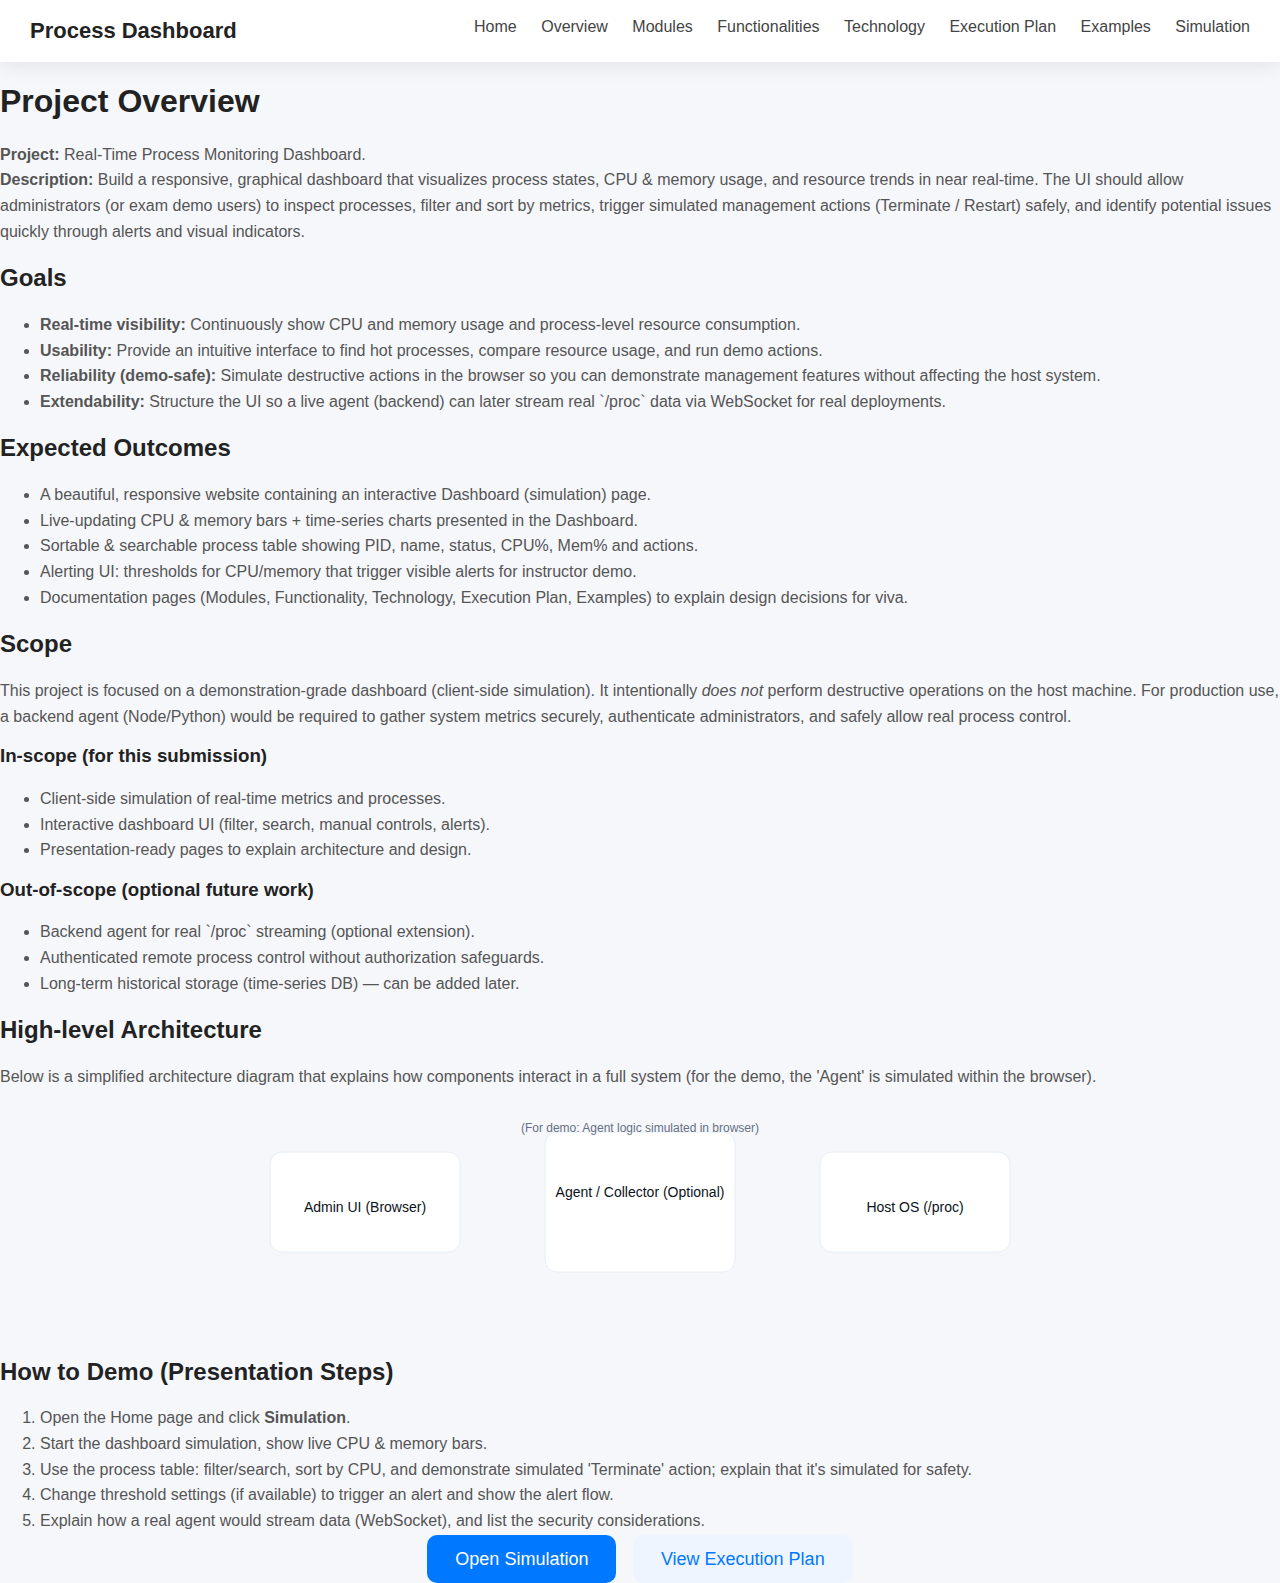
<file: pages/overview.html>
<!DOCTYPE html>
<html lang="en">
<head>
<meta charset="utf-8" />
<meta name="viewport" content="width=device-width,initial-scale=1" />
<title>Process Monitor — Overview</title>
<link rel="stylesheet" href="../css/styles.css">
<script defer src="../js/main.js"></script>
</head>
<body>

<nav class="navbar">
  <div class="nav-title">Process Dashboard</div>
  <div class="nav-links">
    <a href="../index.html">Home</a>
    <a href="overview.html">Overview</a>
    <a href="modules.html">Modules</a>
    <a href="functionalities.html">Functionalities</a>
    <a href="technology.html">Technology</a>
    <a href="execution.html">Execution Plan</a>
    <a href="examples.html">Examples</a>
    <a href="simulation.html">Simulation</a>
  </div>
</nav>

<main class="dashboard">

  <section class="card" style="margin-top:20px">
    <h1>Project Overview</h1>
    <p style="color:#555;line-height:1.6">
      <strong>Project:</strong> Real-Time Process Monitoring Dashboard.<br>
      <strong>Description:</strong> Build a responsive, graphical dashboard that visualizes process states, CPU & memory usage, and resource trends in near real-time. The UI should allow administrators (or exam demo users) to inspect processes, filter and sort by metrics, trigger simulated management actions (Terminate / Restart) safely, and identify potential issues quickly through alerts and visual indicators.
    </p>
  </section>

  <section class="card">
    <h2>Goals</h2>
    <ul style="color:#555;line-height:1.6">
      <li><b>Real-time visibility:</b> Continuously show CPU and memory usage and process-level resource consumption.</li>
      <li><b>Usability:</b> Provide an intuitive interface to find hot processes, compare resource usage, and run demo actions.</li>
      <li><b>Reliability (demo-safe):</b> Simulate destructive actions in the browser so you can demonstrate management features without affecting the host system.</li>
      <li><b>Extendability:</b> Structure the UI so a live agent (backend) can later stream real `/proc` data via WebSocket for real deployments.</li>
    </ul>
  </section>

  <section class="card">
    <h2>Expected Outcomes</h2>
    <ul style="color:#555;line-height:1.6">
      <li>A beautiful, responsive website containing an interactive Dashboard (simulation) page.</li>
      <li>Live-updating CPU & memory bars + time-series charts presented in the Dashboard.</li>
      <li>Sortable & searchable process table showing PID, name, status, CPU%, Mem% and actions.</li>
      <li>Alerting UI: thresholds for CPU/memory that trigger visible alerts for instructor demo.</li>
      <li>Documentation pages (Modules, Functionality, Technology, Execution Plan, Examples) to explain design decisions for viva.</li>
    </ul>
  </section>

  <section class="card">
    <h2>Scope</h2>
    <p style="color:#555;line-height:1.6">
      This project is focused on a demonstration-grade dashboard (client-side simulation). It intentionally <em>does not</em> perform destructive operations on the host machine. For production use, a backend agent (Node/Python) would be required to gather system metrics securely, authenticate administrators, and safely allow real process control.
    </p>

    <h3 style="margin-top:12px">In-scope (for this submission)</h3>
    <ul style="color:#555;line-height:1.6">
      <li>Client-side simulation of real-time metrics and processes.</li>
      <li>Interactive dashboard UI (filter, search, manual controls, alerts).</li>
      <li>Presentation-ready pages to explain architecture and design.</li>
    </ul>

    <h3 style="margin-top:12px">Out-of-scope (optional future work)</h3>
    <ul style="color:#555;line-height:1.6">
      <li>Backend agent for real `/proc` streaming (optional extension).</li>
      <li>Authenticated remote process control without authorization safeguards.</li>
      <li>Long-term historical storage (time-series DB) — can be added later.</li>
    </ul>
  </section>

  <section class="card">
    <h2>High-level Architecture</h2>
    <p style="color:#555;line-height:1.6">Below is a simplified architecture diagram that explains how components interact in a full system (for the demo, the 'Agent' is simulated within the browser).</p>

    <!-- Simple SVG architecture diagram -->
    <div style="display:flex;justify-content:center;padding:6px">
      <svg width="780" height="220" viewBox="0 0 780 220" xmlns="http://www.w3.org/2000/svg" role="img" aria-label="Architecture">
        <rect x="20" y="40" width="190" height="100" rx="12" fill="#fff" stroke="#e6eef6"/>
        <text x="115" y="100" font-size="14" text-anchor="middle" fill="#0b1220">Admin UI (Browser)</text>
        <rect x="295" y="20" width="190" height="140" rx="12" fill="#fff" stroke="#e6eef6"/>
        <text x="390" y="85" font-size="14" text-anchor="middle" fill="#0b1220">Agent / Collector (Optional)</text>
        <rect x="570" y="40" width="190" height="100" rx="12" fill="#fff" stroke="#e6eef6"/>
        <text x="665" y="100" font-size="14" text-anchor="middle" fill="#0b1220">Host OS (/proc)</text>

        <defs>
          <linearGradient id="g" x1="0" x2="1"><stop offset="0" stop-color="#0078ff"/><stop offset="1" stop-color="#00c6ff"/></linearGradient>
        </defs>

        <line x1="210" y1="90" x2="295" y2="90" stroke="url(#g)" stroke-width="3" stroke-linecap="round"/>
        <line x1="485" y1="90" x2="570" y2="90" stroke="url(#g)" stroke-width="3" stroke-linecap="round"/>

        <text x="390" y="20" font-size="12" text-anchor="middle" fill="#667085">(For demo: Agent logic simulated in browser)</text>
      </svg>
    </div>
  </section>

  <section class="card">
    <h2>How to Demo (Presentation Steps)</h2>
    <ol style="color:#555;line-height:1.6">
      <li>Open the Home page and click <strong>Simulation</strong>.</li>
      <li>Start the dashboard simulation, show live CPU & memory bars.</li>
      <li>Use the process table: filter/search, sort by CPU, and demonstrate simulated 'Terminate' action; explain that it's simulated for safety.</li>
      <li>Change threshold settings (if available) to trigger an alert and show the alert flow.</li>
      <li>Explain how a real agent would stream data (WebSocket), and list the security considerations.</li>
    </ol>
  </section>

  <section class="card" style="text-align:center">
    <a class="btn-primary" href="simulation.html">Open Simulation</a>
    <a class="btn-secondary" href="execution.html" style="margin-left:12px">View Execution Plan</a>
  </section>

</main>

</body>
</html>
</file>
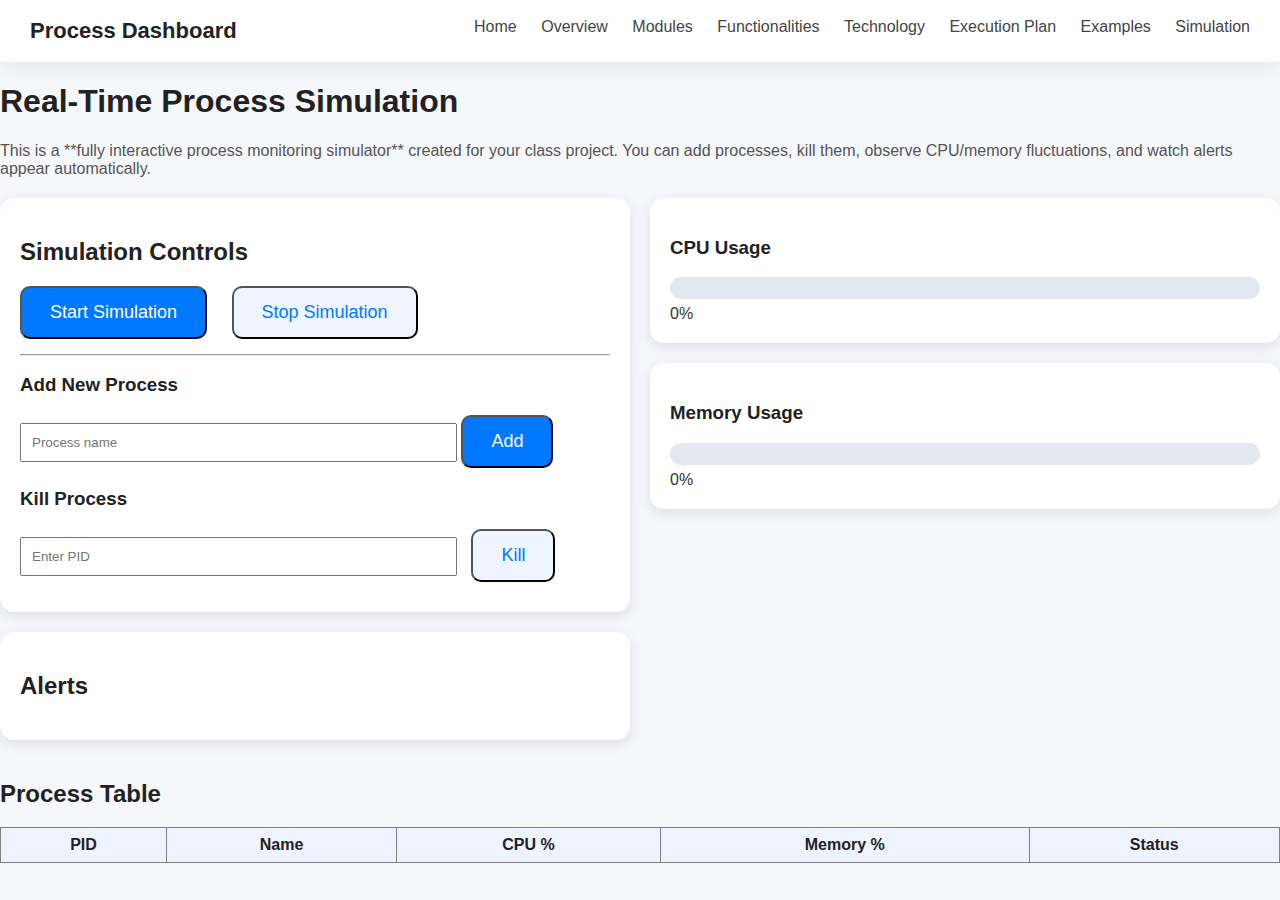
<file: pages/simulation.html>
<!DOCTYPE html>
<html lang="en">
<head>
<meta charset="utf-8" />
<meta name="viewport" content="width=device-width, initial-scale=1" />
<title>Simulation — Real-Time Process Monitoring</title>
<link rel="stylesheet" href="../css/styles.css">
<script defer src="../js/main.js"></script>

<style>
/* Extra styling for Simulation only */
.sim-box {
  display: flex;
  gap: 20px;
  margin-top: 20px;
}
.sim-left, .sim-right {
  flex: 1;
}
.sim-card {
  background: white;
  padding: 20px;
  border-radius: 14px;
  box-shadow: 0 4px 14px rgba(0,0,0,0.1);
  margin-bottom: 20px;
}

.progress-bar {
  height: 22px;
  background: #e3e8f0;
  border-radius: 12px;
  overflow: hidden;
}
.progress-fill {
  height: 100%;
  width: 0%;
  transition: width 0.9s ease-in-out;
  background: linear-gradient(90deg,#007bff,#00d4ff);
  border-radius: 12px;
}

#processTable td, #processTable th {
  padding: 8px;
}
#processTable tr:hover {
  background: #f0f4ff;
  cursor: pointer;
}

.alert-box {
  padding: 10px;
  background: #ffe5e5;
  border-left: 5px solid red;
  color: #990000;
  margin-top: 10px;
  display: none;
}
</style>
</head>

<body>

<!-- NAVBAR -->
<nav class="navbar">
  <div class="nav-title">Process Dashboard</div>
  <div class="nav-links">
    <a href="../index.html">Home</a>
    <a href="overview.html">Overview</a>
    <a href="modules.html">Modules</a>
    <a href="functionalities.html">Functionalities</a>
    <a href="technology.html">Technology</a>
    <a href="execution.html">Execution Plan</a>
    <a href="examples.html">Examples</a>
    <a href="simulation.html">Simulation</a>
  </div>
</nav>

<main class="dashboard">

<section class="card" style="margin-top:20px">
  <h1>Real-Time Process Simulation</h1>
  <p style="color:#555;">
    This is a **fully interactive process monitoring simulator** created for your class project.  
    You can add processes, kill them, observe CPU/memory fluctuations, and watch alerts appear automatically.
  </p>
</section>

<div class="sim-box">

<!-- LEFT SIDE -->
<div class="sim-left">

  <!-- CONTROL PANEL -->
  <div class="sim-card">
    <h2>Simulation Controls</h2>

    <button id="startBtn" class="btn-primary" style="margin-right:10px">Start Simulation</button>
    <button id="stopBtn" class="btn-secondary">Stop Simulation</button>

    <hr style="margin:15px 0">

    <h3>Add New Process</h3>
    <input type="text" id="procName" placeholder="Process name" style="padding:10px;width:70%">
    <button id="addProcBtn" class="btn-primary">Add</button>

    <h3 style="margin-top:20px">Kill Process</h3>
    <input type="number" id="killPid" placeholder="Enter PID" style="padding:10px;width:70%">
    <button id="killProcBtn" class="btn-secondary">Kill</button>

    <div id="killStatus" style="color:#555;margin-top:10px;"></div>
  </div>

  <!-- ALERT PANEL -->
  <div class="sim-card">
    <h2>Alerts</h2>
    <div id="alertBox" class="alert-box">High CPU or Memory Detected!</div>
  </div>

</div>

<!-- RIGHT SIDE -->
<div class="sim-right">

  <!-- CPU -->
  <div class="sim-card">
    <h3>CPU Usage</h3>
    <div class="progress-bar">
      <div id="cpuFill" class="progress-fill"></div>
    </div>
    <div id="cpuLabel" style="margin-top:6px;color:#333;">0%</div>
  </div>

  <!-- MEMORY -->
  <div class="sim-card">
    <h3>Memory Usage</h3>
    <div class="progress-bar">
      <div id="memFill" class="progress-fill"></div>
    </div>
    <div id="memLabel" style="margin-top:6px;color:#333;">0%</div>
  </div>
</div>

</div>

<!-- PROCESS TABLE -->
<section class="card">
  <h2>Process Table</h2>

  <table id="processTable" border="1" width="100%" style="border-collapse: collapse;">
    <thead>
      <tr style="background:#eef3ff">
        <th>PID</th>
        <th>Name</th>
        <th>CPU %</th>
        <th>Memory %</th>
        <th>Status</th>
      </tr>
    </thead>
    <tbody id="processBody"></tbody>
  </table>
</section>

</main>

<!-- SIMULATION LOGIC -->
<script>
let running = false;
let processes = [];
let pidCounter = 1000;

function random(min, max){
  return Math.floor(Math.random() * (max - min + 1)) + min;
}

function addProcess(name){
  processes.push({
    pid: pidCounter++,
    name: name || "background-task",
    cpu: random(1, 20),
    mem: random(1, 15),
    status: "Running"
  });
}

function killProcess(pid){
  const index = processes.findIndex(p => p.pid == pid);
  if(index !== -1){
    processes.splice(index,1);
    return true;
  }
  return false;
}

function updateTable(){
  const body = document.getElementById("processBody");
  body.innerHTML = "";

  processes.forEach(proc => {
    // simulate fluctuation
    proc.cpu = Math.min(100, Math.max(0, proc.cpu + random(-5,5)));
    proc.mem = Math.min(100, Math.max(0, proc.mem + random(-3,4)));

    const row = `
      <tr>
        <td>${proc.pid}</td>
        <td>${proc.name}</td>
        <td>${proc.cpu}%</td>
        <td>${proc.mem}%</td>
        <td>${proc.status}</td>
      </tr>
    `;
    body.innerHTML += row;
  });
}

function updateBars(){
  let avgCpu = 0, avgMem = 0;

  if(processes.length > 0){
    processes.forEach(p=>{
      avgCpu += p.cpu;
      avgMem += p.mem;
    });
    avgCpu = Math.floor(avgCpu / processes.length);
    avgMem = Math.floor(avgMem / processes.length);
  }

  document.getElementById("cpuFill").style.width = avgCpu + "%";
  document.getElementById("memFill").style.width = avgMem + "%";

  document.getElementById("cpuLabel").innerText = avgCpu + "%";
  document.getElementById("memLabel").innerText = avgMem + "%";

  // alerts
  const alertBox = document.getElementById("alertBox");
  if(avgCpu > 80 || avgMem > 80){
    alertBox.style.display = "block";
  } else {
    alertBox.style.display = "none";
  }
}

function tick(){
  if(!running) return;
  updateTable();
  updateBars();
  setTimeout(tick, 1000);
}

// BUTTON ACTIONS
document.getElementById("startBtn").onclick = () => {
  if(!running){
    running = true;
    if(processes.length === 0){
      addProcess("systemd");
      addProcess("chrome");
      addProcess("vscode");
      addProcess("python-script");
    }
    tick();
  }
};

document.getElementById("stopBtn").onclick = () => {
  running = false;
};

document.getElementById("addProcBtn").onclick = () => {
  const name = document.getElementById("procName").value.trim();
  addProcess(name || "custom-process");
  document.getElementById("procName").value = "";
};

document.getElementById("killProcBtn").onclick = () => {
  const pid = document.getElementById("killPid").value;
  const result = killProcess(pid);
  document.getElementById("killStatus").innerText = result
    ? "Process killed successfully."
    : "PID not found.";
  document.getElementById("killPid").value = "";
};
</script>

</body>
</html>
</file>
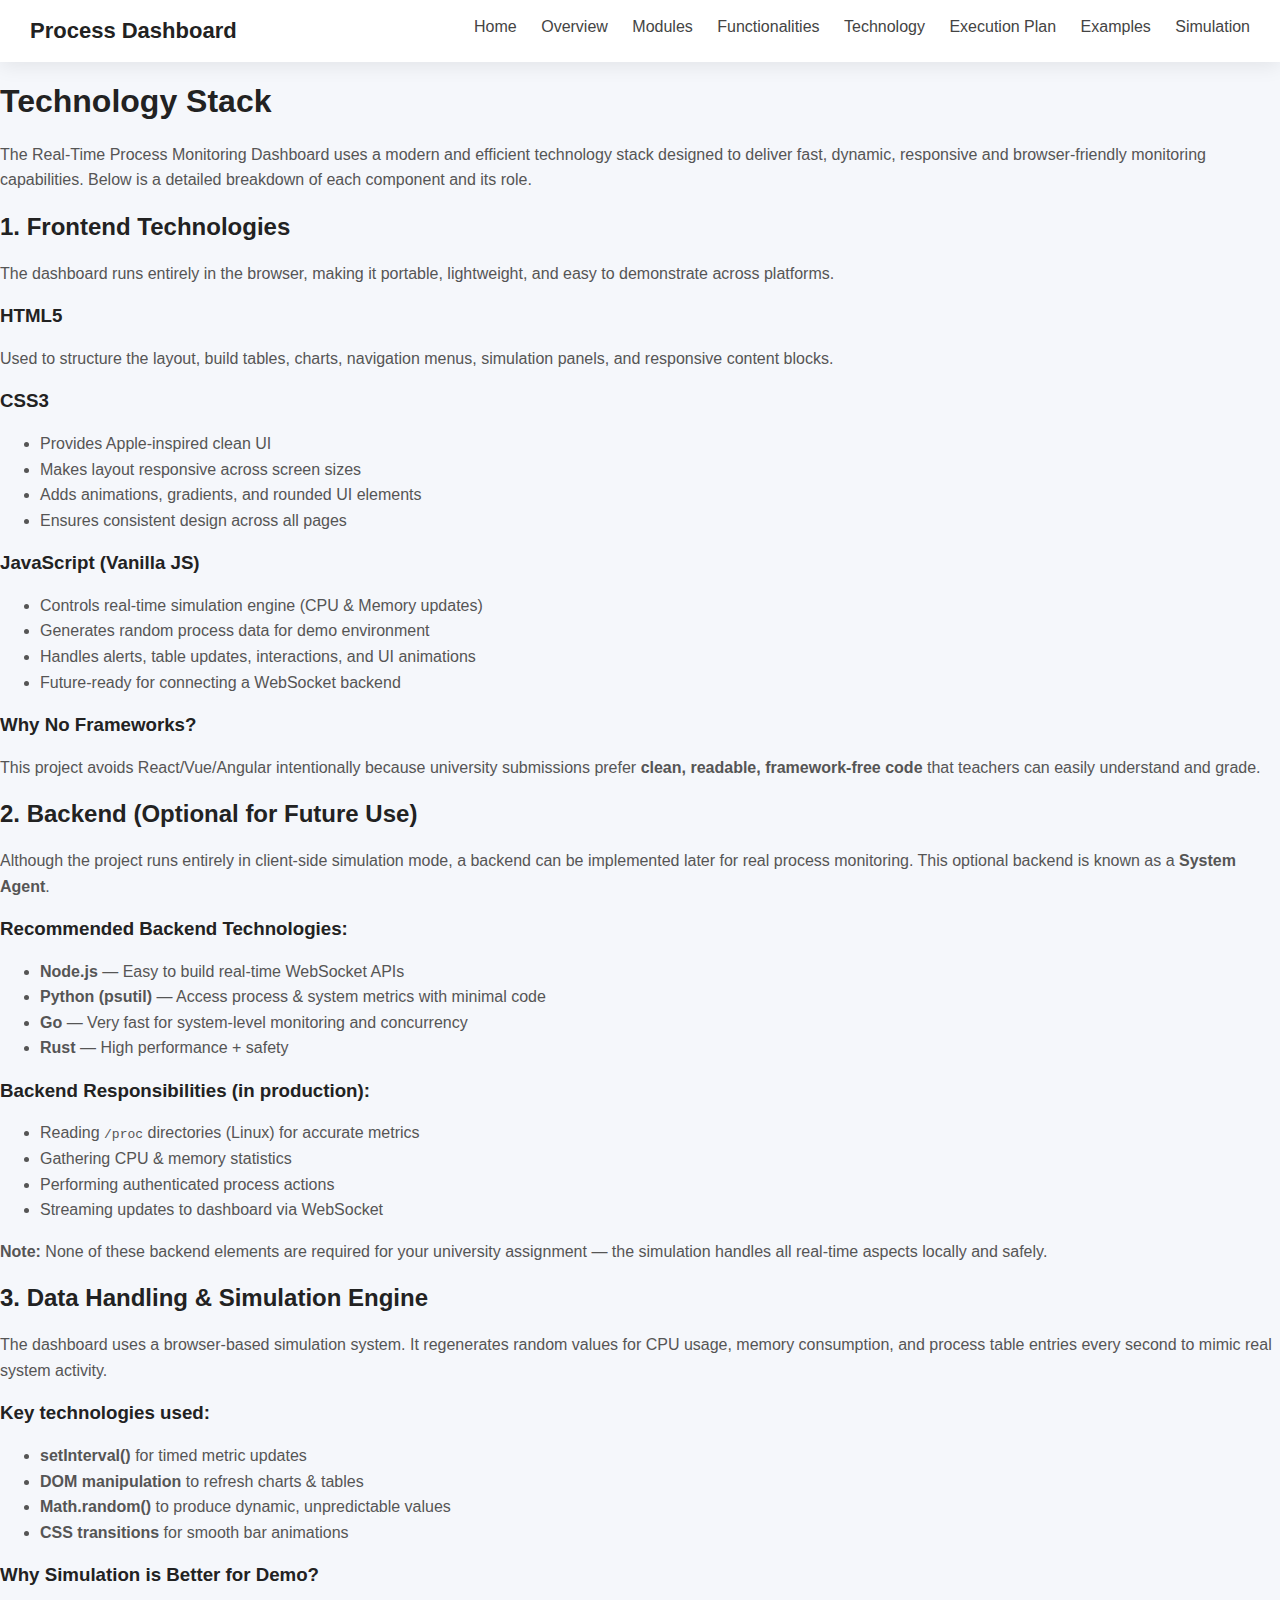
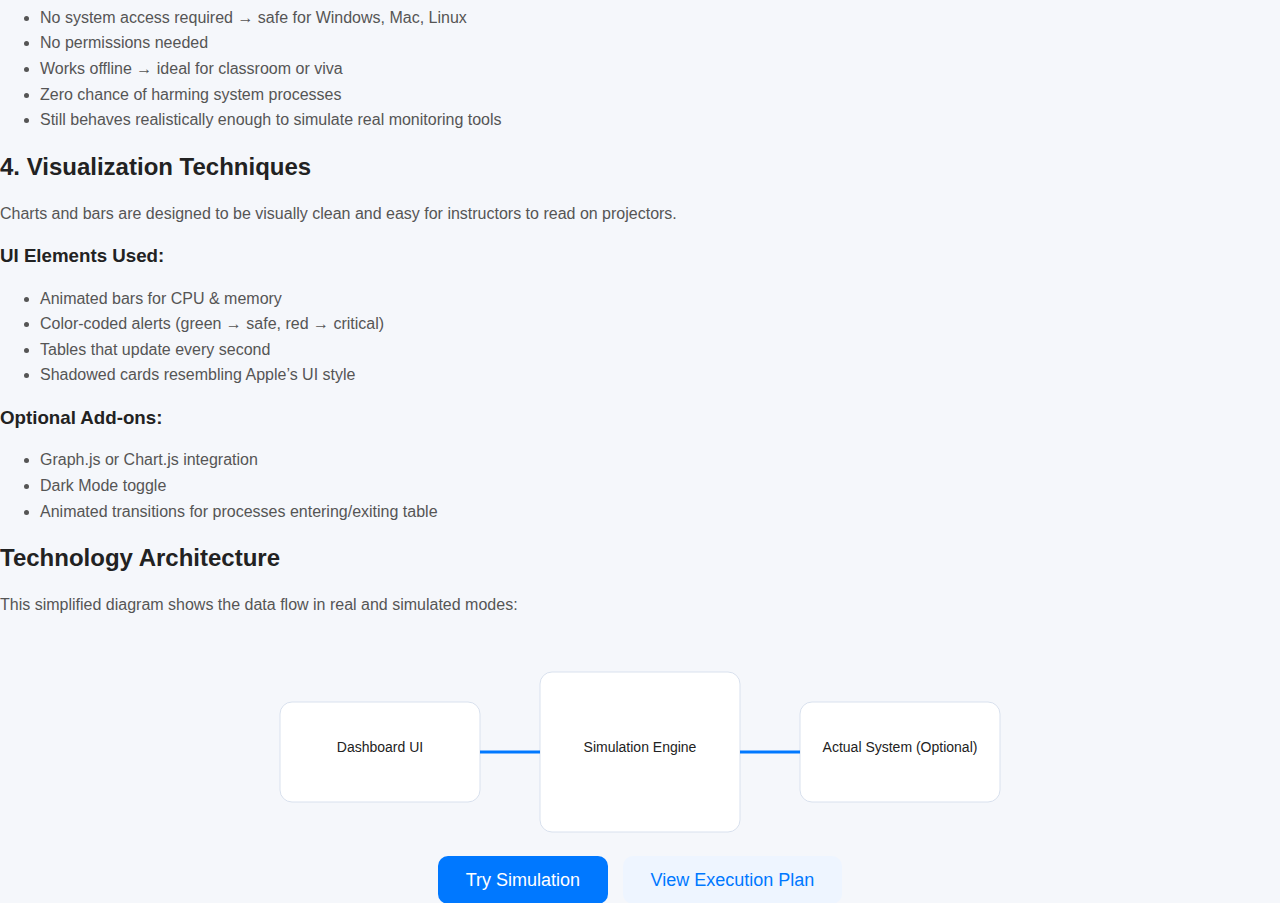
<file: pages/technology.html>
<!DOCTYPE html>
<html lang="en">
<head>
<meta charset="utf-8" />
<meta name="viewport" content="width=device-width,initial-scale=1" />
<title>Process Monitor – Technology Stack</title>
<link rel="stylesheet" href="../css/styles.css">
<script defer src="../js/main.js"></script>
</head>

<body>

<!-- NAVBAR -->
<nav class="navbar">
  <div class="nav-title">Process Dashboard</div>
  <div class="nav-links">
    <a href="../index.html">Home</a>
    <a href="overview.html">Overview</a>
    <a href="modules.html">Modules</a>
    <a href="functionalities.html">Functionalities</a>
    <a href="technology.html">Technology</a>
    <a href="execution.html">Execution Plan</a>
    <a href="examples.html">Examples</a>
    <a href="simulation.html">Simulation</a>
  </div>
</nav>

<main class="dashboard">

<!-- HEADER -->
<section class="card" style="margin-top:20px">
  <h1>Technology Stack</h1>
  <p style="color:#555; line-height:1.6;">
    The Real-Time Process Monitoring Dashboard uses a modern and efficient technology stack designed to deliver 
    fast, dynamic, responsive and browser-friendly monitoring capabilities.  
    Below is a detailed breakdown of each component and its role.
  </p>
</section>

<!-- FRONTEND -->
<section class="card">
  <h2>1. Frontend Technologies</h2>
  <p style="color:#555; line-height:1.6;">
    The dashboard runs entirely in the browser, making it portable, lightweight, and easy to demonstrate across platforms.
  </p>

  <h3>HTML5</h3>
  <p style="color:#555; line-height:1.6;">
    Used to structure the layout, build tables, charts, navigation menus, simulation panels, and responsive content blocks.
  </p>

  <h3>CSS3</h3>
  <ul style="color:#555; line-height:1.6;">
    <li>Provides Apple-inspired clean UI</li>
    <li>Makes layout responsive across screen sizes</li>
    <li>Adds animations, gradients, and rounded UI elements</li>
    <li>Ensures consistent design across all pages</li>
  </ul>

  <h3>JavaScript (Vanilla JS)</h3>
  <ul style="color:#555; line-height:1.6;">
    <li>Controls real-time simulation engine (CPU & Memory updates)</li>
    <li>Generates random process data for demo environment</li>
    <li>Handles alerts, table updates, interactions, and UI animations</li>
    <li>Future-ready for connecting a WebSocket backend</li>
  </ul>

  <h3>Why No Frameworks?</h3>
  <p style="color:#555; line-height:1.6;">
    This project avoids React/Vue/Angular intentionally because university submissions prefer  
    <b>clean, readable, framework-free code</b> that teachers can easily understand and grade.
  </p>
</section>

<!-- BACKEND (Optional Production Agent) -->
<section class="card">
  <h2>2. Backend (Optional for Future Use)</h2>
  <p style="color:#555; line-height:1.6;">
    Although the project runs entirely in client-side simulation mode, a backend can be implemented later for real process monitoring.
    This optional backend is known as a <b>System Agent</b>.
  </p>

  <h3>Recommended Backend Technologies:</h3>
  <ul style="color:#555; line-height:1.6;">
    <li><b>Node.js</b> — Easy to build real-time WebSocket APIs</li>
    <li><b>Python (psutil)</b> — Access process & system metrics with minimal code</li>
    <li><b>Go</b> — Very fast for system-level monitoring and concurrency</li>
    <li><b>Rust</b> — High performance + safety</li>
  </ul>

  <h3>Backend Responsibilities (in production):</h3>
  <ul style="color:#555; line-height:1.6;">
    <li>Reading <code>/proc</code> directories (Linux) for accurate metrics</li>
    <li>Gathering CPU & memory statistics</li>
    <li>Performing authenticated process actions</li>
    <li>Streaming updates to dashboard via WebSocket</li>
  </ul>

  <p style="color:#555; line-height:1.6;">
    <b>Note:</b> None of these backend elements are required for your university assignment —  
    the simulation handles all real-time aspects locally and safely.
  </p>
</section>

<!-- DATA HANDLING -->
<section class="card">
  <h2>3. Data Handling & Simulation Engine</h2>
  <p style="color:#555; line-height:1.6;">
    The dashboard uses a browser-based simulation system. It regenerates random values for CPU usage, memory consumption,
    and process table entries every second to mimic real system activity.
  </p>

  <h3>Key technologies used:</h3>
  <ul style="color:#555; line-height:1.6;">
    <li><b>setInterval()</b> for timed metric updates</li>
    <li><b>DOM manipulation</b> to refresh charts & tables</li>
    <li><b>Math.random()</b> to produce dynamic, unpredictable values</li>
    <li><b>CSS transitions</b> for smooth bar animations</li>
  </ul>

  <h3>Why Simulation is Better for Demo?</h3>
  <ul style="color:#555; line-height:1.6;">
    <li>No system access required → safe for Windows, Mac, Linux</li>
    <li>No permissions needed</li>
    <li>Works offline → ideal for classroom or viva</li>
    <li>Zero chance of harming system processes</li>
    <li>Still behaves realistically enough to simulate real monitoring tools</li>
  </ul>
</section>

<!-- VISUALIZATION -->
<section class="card">
  <h2>4. Visualization Techniques</h2>
  <p style="color:#555; line-height:1.6;">
    Charts and bars are designed to be visually clean and easy for instructors to read on projectors.
  </p>

  <h3>UI Elements Used:</h3>
  <ul style="color:#555; line-height:1.6;">
    <li>Animated bars for CPU & memory</li>
    <li>Color-coded alerts (green → safe, red → critical)</li>
    <li>Tables that update every second</li>
    <li>Shadowed cards resembling Apple’s UI style</li>
  </ul>

  <h3>Optional Add-ons:</h3>
  <ul style="color:#555; line-height:1.6;">
    <li>Graph.js or Chart.js integration</li>
    <li>Dark Mode toggle</li>
    <li>Animated transitions for processes entering/exiting table</li>
  </ul>
</section>

<!-- ARCHITECTURE DIAGRAM -->
<section class="card">
  <h2>Technology Architecture</h2>
  <p style="color:#555; line-height:1.6;">This simplified diagram shows the data flow in real and simulated modes:</p>

  <div style="display:flex;justify-content:center;padding:8px;">
    <svg width="760" height="220" viewBox="0 0 760 220" xmlns="http://www.w3.org/2000/svg">
      <rect x="20" y="60" width="200" height="100" rx="12" fill="#fff" stroke="#d9e1ee"/>
      <text x="120" y="110" font-size="14" text-anchor="middle" fill="#222">Dashboard UI</text>

      <rect x="280" y="30" width="200" height="160" rx="12" fill="#fff" stroke="#d9e1ee"/>
      <text x="380" y="110" font-size="14" text-anchor="middle" fill="#222">Simulation Engine</text>

      <rect x="540" y="60" width="200" height="100" rx="12" fill="#fff" stroke="#d9e1ee"/>
      <text x="640" y="110" font-size="14" text-anchor="middle" fill="#222">Actual System (Optional)</text>

      <line x1="220" y1="110" x2="280" y2="110" stroke="#0078ff" stroke-width="3"/>
      <line x1="480" y1="110" x2="540" y2="110" stroke="#0078ff" stroke-width="3"/>
    </svg>
  </div>
</section>

<!-- BUTTONS -->
<section class="card" style="text-align:center;">
  <a class="btn-primary" href="simulation.html">Try Simulation</a>
  <a class="btn-secondary" href="execution.html">View Execution Plan</a>
</section>

</main>

</body>
</html>
</file>
<file: css/styles.css>
/* GENERAL */
body {
    margin: 0;
    font-family: 'Segoe UI', sans-serif;
    background: #f5f7fb;
    color: #222;
}

a {
    text-decoration: none;
    color: #0078ff;
}

/* NAVBAR */
.navbar {
    display: flex;
    justify-content: space-between;
    padding: 18px 30px;
    background: white;
    box-shadow: 0 4px 20px rgba(0,0,0,0.08);
}

.nav-title {
    font-size: 22px;
    font-weight: bold;
}

.nav-links a {
    margin-left: 20px;
    font-weight: 500;
    color: #444;
}

.nav-links a:hover {
    color: #0078ff;
}

/* HERO SECTION */
.hero {
    padding: 100px 20px;
    text-align: center;
    background: linear-gradient(180deg, #eaf3ff, #f5f7fb);
}

.hero-title {
    font-size: 50px;
    font-weight: 800;
    margin-bottom: 10px;
}

.hero-subtitle {
    font-size: 20px;
    max-width: 750px;
    margin: auto;
    color: #555;
}

.hero-buttons {
    margin-top: 30px;
}

.btn-primary {
    padding: 14px 28px;
    background: #0078ff;
    color: white;
    border-radius: 10px;
    font-size: 18px;
}

.btn-secondary {
    padding: 14px 28px;
    background: #eef5ff;
    color: #0078ff;
    border-radius: 10px;
    font-size: 18px;
    margin-left: 10px;
}

/* FEATURE BOXES */
.features-preview {
    padding: 50px 10px;
    display: flex;
    justify-content: center;
    gap: 25px;
}

.feature-box {
    background: white;
    padding: 25px;
    width: 280px;
    border-radius: 20px;
    box-shadow: 0 6px 20px rgba(0,0,0,0.08);
}

footer {
    text-align: center;
    padding: 25px;
    margin-top: 50px;
    color: #777;
}
</file>
